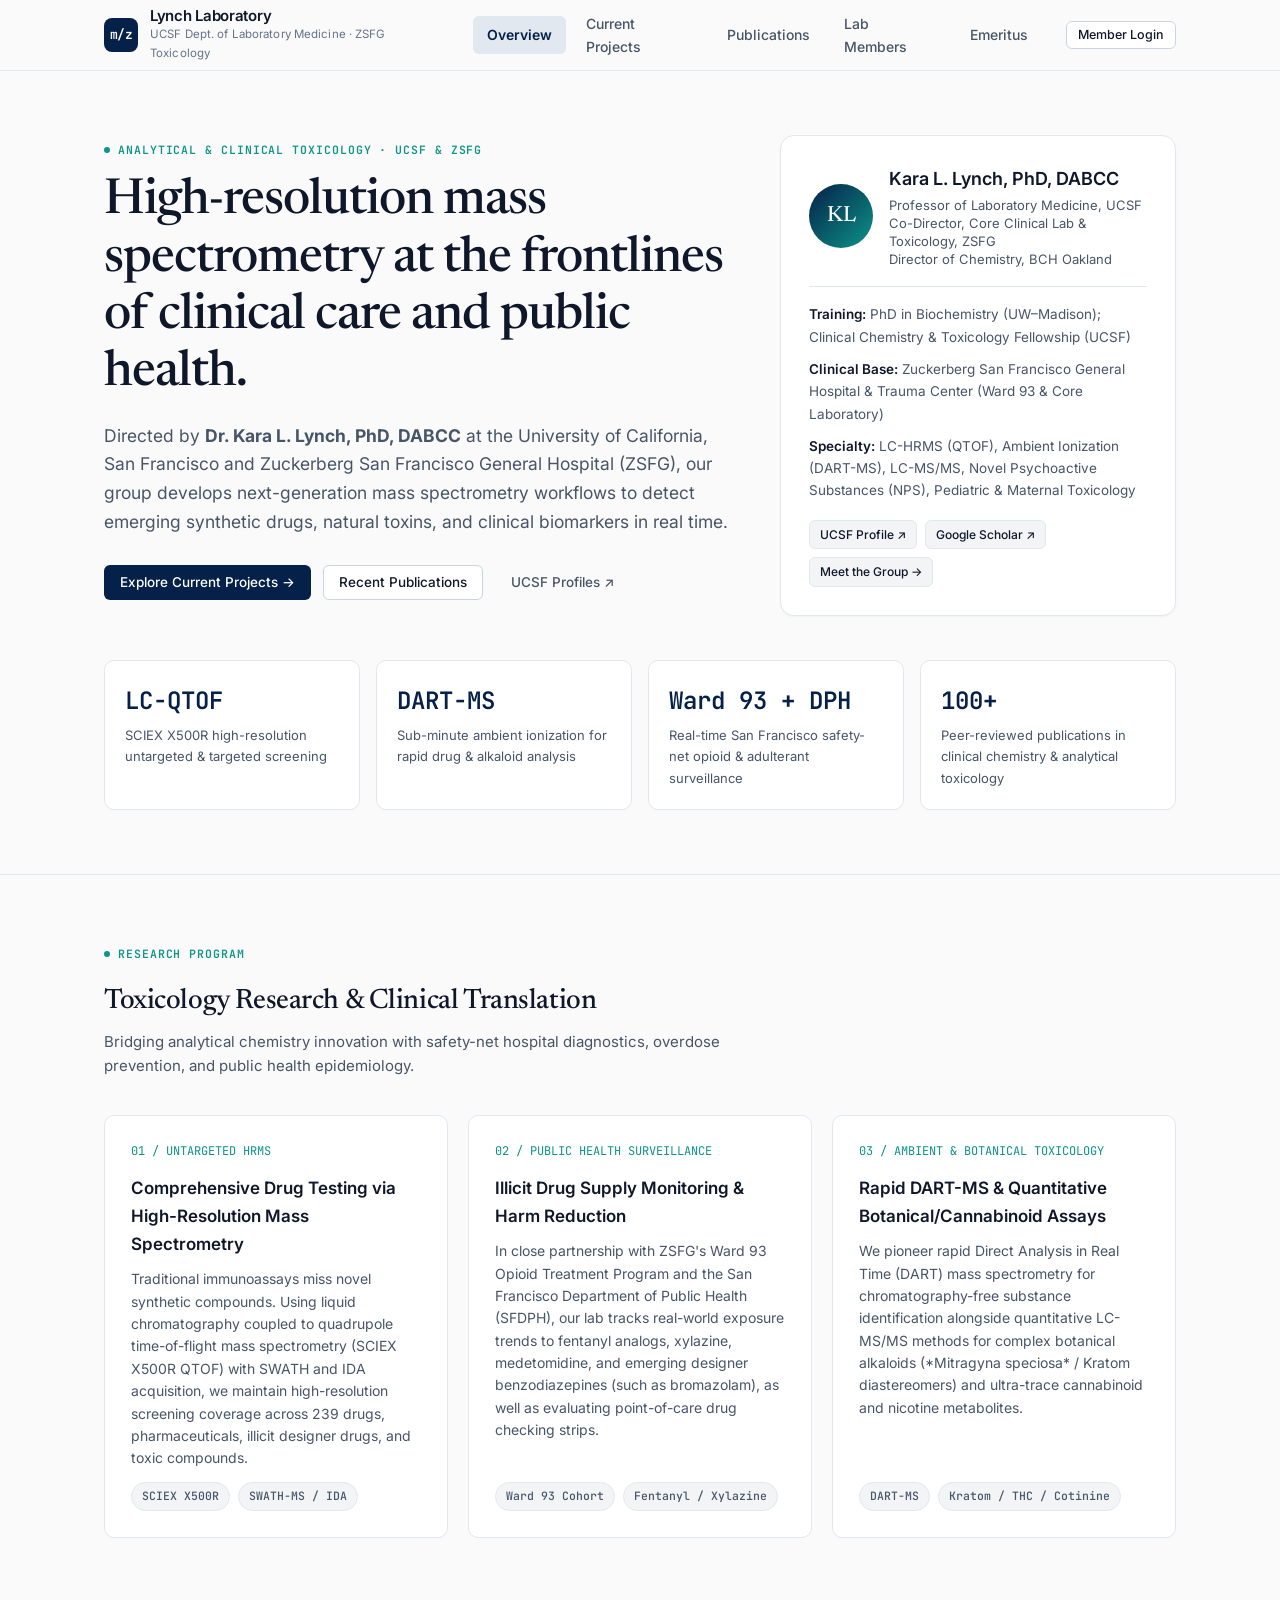
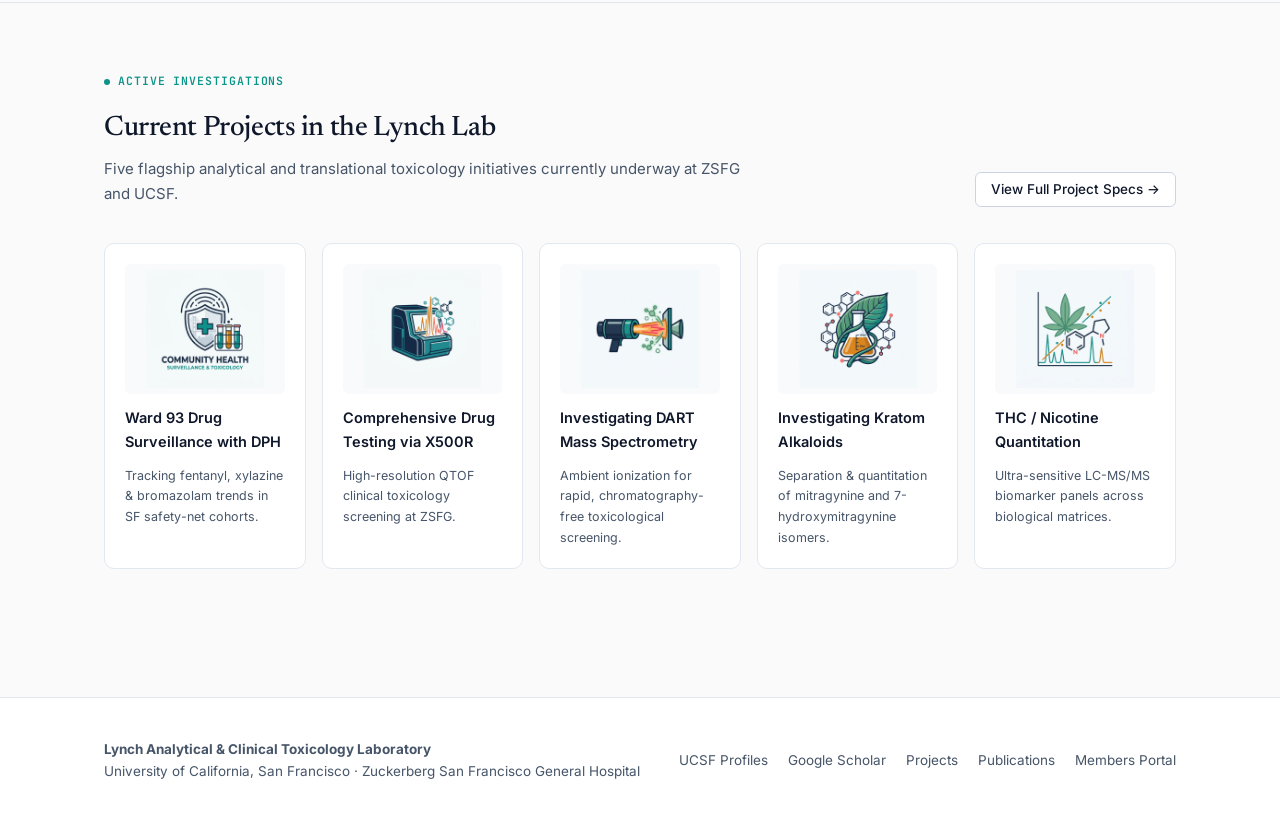
<file: index.html>
<!DOCTYPE html>
<html lang="en">
<head>
  <meta charset="UTF-8" />
  <meta name="viewport" content="width=device-width, initial-scale=1.0" />
  <title>Lynch Lab | Analytical &amp; Clinical Toxicology — UCSF / ZSFG</title>
  <link rel="preconnect" href="https://fonts.googleapis.com">
  <link rel="preconnect" href="https://fonts.gstatic.com" crossorigin>
  <link href="https://fonts.googleapis.com/css2?family=Inter:wght@400;500;600&family=JetBrains+Mono:wght@400;500;600&family=Newsreader:ital,opsz,wght@0,6..72,400;0,6..72,500;1,6..72,400&display=swap" rel="stylesheet">
  <link rel="stylesheet" href="styles.css" />
</head>
<body>

  <!-- Minimalist Sticky Header -->
  <header class="site-header">
    <div class="header-inner">
      <a href="index.html" class="brand">
        <div class="brand-mark">m/z</div>
        <div class="brand-text">
          <span class="brand-title">Lynch Laboratory</span>
          <span class="brand-subtitle">UCSF Dept. of Laboratory Medicine &middot; ZSFG Toxicology</span>
        </div>
      </a>

      <nav class="nav-links" aria-label="Main Navigation">
        <a href="index.html" class="nav-link active">Overview</a>
        <a href="projects.html" class="nav-link">Current Projects</a>
        <a href="publications.html" class="nav-link">Publications</a>
        <a href="members.html" class="nav-link">Lab Members</a>
        <a href="emeritus.html" class="nav-link">Emeritus</a>
      </nav>

      <div class="header-actions" id="header-auth-status">
        <a href="members.html?login=1" class="btn btn-outline btn-sm">Member Login</a>
      </div>
    </div>
  </header>

  <main>
    <!-- Hero & Principal Investigator Overview -->
    <section class="section">
      <div class="container">
        <div class="hero-grid">
          <div>
            <div class="eyebrow">
              <span class="eyebrow-dot"></span>
              Analytical &amp; Clinical Toxicology &middot; UCSF &amp; ZSFG
            </div>
            <h1 class="hero-title">
              High-resolution mass spectrometry at the frontlines of clinical care and public health.
            </h1>
            <p class="hero-lead">
              Directed by <strong>Dr. Kara L. Lynch, PhD, DABCC</strong> at the University of California, San Francisco and Zuckerberg San Francisco General Hospital (ZSFG), our group develops next-generation mass spectrometry workflows to detect emerging synthetic drugs, natural toxins, and clinical biomarkers in real time.
            </p>
            <div style="display: flex; gap: 12px; flex-wrap: wrap;">
              <a href="projects.html" class="btn btn-primary">Explore Current Projects &rarr;</a>
              <a href="publications.html" class="btn btn-outline">Recent Publications</a>
              <a href="https://profiles.ucsf.edu/kara.lynch" target="_blank" rel="noopener noreferrer" class="btn btn-ghost">
                UCSF Profiles &#8599;
              </a>
            </div>
          </div>

          <!-- Principal Investigator Spotlight Card -->
          <aside class="pi-spotlight-card" aria-label="Principal Investigator Profile">
            <div class="pi-header">
              <div class="pi-avatar">KL</div>
              <div>
                <h2 class="pi-name">Kara L. Lynch, PhD, DABCC</h2>
                <div class="pi-role">
                  Professor of Laboratory Medicine, UCSF<br/>
                  Co-Director, Core Clinical Lab &amp; Toxicology, ZSFG<br/>
                  Director of Chemistry, BCH Oakland
                </div>
              </div>
            </div>

            <ul class="pi-details-list">
              <li>
                <strong>Training:</strong> PhD in Biochemistry (UW–Madison); Clinical Chemistry &amp; Toxicology Fellowship (UCSF)
              </li>
              <li>
                <strong>Clinical Base:</strong> Zuckerberg San Francisco General Hospital &amp; Trauma Center (Ward 93 &amp; Core Laboratory)
              </li>
              <li>
                <strong>Specialty:</strong> LC-HRMS (QTOF), Ambient Ionization (DART-MS), LC-MS/MS, Novel Psychoactive Substances (NPS), Pediatric &amp; Maternal Toxicology
              </li>
            </ul>

            <div style="display: flex; gap: 8px; flex-wrap: wrap;">
              <a href="https://profiles.ucsf.edu/kara.lynch" target="_blank" rel="noopener noreferrer" class="ext-link-pill">
                UCSF Profile &#8599;
              </a>
              <a href="https://scholar.google.com/citations?user=pWTTFpIAAAAJ&hl=en" target="_blank" rel="noopener noreferrer" class="ext-link-pill">
                Google Scholar &#8599;
              </a>
              <a href="members.html" class="ext-link-pill">
                Meet the Group &rarr;
              </a>
            </div>
          </aside>
        </div>

        <!-- Key Lab Metrics -->
        <div class="metrics-strip">
          <div class="metric-card">
            <div class="metric-value">LC-QTOF</div>
            <div class="metric-label">SCIEX X500R high-resolution untargeted &amp; targeted screening</div>
          </div>
          <div class="metric-card">
            <div class="metric-value">DART-MS</div>
            <div class="metric-label">Sub-minute ambient ionization for rapid drug &amp; alkaloid analysis</div>
          </div>
          <div class="metric-card">
            <div class="metric-value">Ward 93 + DPH</div>
            <div class="metric-label">Real-time San Francisco safety-net opioid &amp; adulterant surveillance</div>
          </div>
          <div class="metric-card">
            <div class="metric-value">100+</div>
            <div class="metric-label">Peer-reviewed publications in clinical chemistry &amp; analytical toxicology</div>
          </div>
        </div>
      </div>
    </section>

    <!-- Core Research Pillars -->
    <section class="section">
      <div class="container">
        <div class="section-header">
          <div>
            <div class="eyebrow"><span class="eyebrow-dot"></span> Research Program</div>
            <h2 class="section-title">Toxicology Research &amp; Clinical Translation</h2>
            <p class="section-subtitle">
              Bridging analytical chemistry innovation with safety-net hospital diagnostics, overdose prevention, and public health epidemiology.
            </p>
          </div>
        </div>

        <div class="pillars-grid">
          <div class="pillar-card">
            <div>
              <div class="pillar-num">01 / UNTARGETED HRMS</div>
              <h3 class="pillar-title">Comprehensive Drug Testing via High-Resolution Mass Spectrometry</h3>
              <p class="pillar-desc">
                Traditional immunoassays miss novel synthetic compounds. Using liquid chromatography coupled to quadrupole time-of-flight mass spectrometry (SCIEX X500R QTOF) with SWATH and IDA acquisition, we maintain high-resolution screening coverage across 239 drugs, pharmaceuticals, illicit designer drugs, and toxic compounds.
              </p>
            </div>
            <div class="pill-row">
              <span class="pill pill-mono">SCIEX X500R</span>
              <span class="pill pill-mono">SWATH-MS / IDA</span>
            </div>
          </div>

          <div class="pillar-card">
            <div>
              <div class="pillar-num">02 / PUBLIC HEALTH SURVEILLANCE</div>
              <h3 class="pillar-title">Illicit Drug Supply Monitoring &amp; Harm Reduction</h3>
              <p class="pillar-desc">
                In close partnership with ZSFG's Ward 93 Opioid Treatment Program and the San Francisco Department of Public Health (SFDPH), our lab tracks real-world exposure trends to fentanyl analogs, xylazine, medetomidine, and emerging designer benzodiazepines (such as bromazolam), as well as evaluating point-of-care drug checking strips.
              </p>
            </div>
            <div class="pill-row">
              <span class="pill pill-mono">Ward 93 Cohort</span>
              <span class="pill pill-mono">Fentanyl / Xylazine</span>
            </div>
          </div>

          <div class="pillar-card">
            <div>
              <div class="pillar-num">03 / AMBIENT &amp; BOTANICAL TOXICOLOGY</div>
              <h3 class="pillar-title">Rapid DART-MS &amp; Quantitative Botanical/Cannabinoid Assays</h3>
              <p class="pillar-desc">
                We pioneer rapid Direct Analysis in Real Time (DART) mass spectrometry for chromatography-free substance identification alongside quantitative LC-MS/MS methods for complex botanical alkaloids (*Mitragyna speciosa* / Kratom diastereomers) and ultra-trace cannabinoid and nicotine metabolites.
              </p>
            </div>
            <div class="pill-row">
              <span class="pill pill-mono">DART-MS</span>
              <span class="pill pill-mono">Kratom / THC / Cotinine</span>
            </div>
          </div>
        </div>
      </div>
    </section>

    <!-- Featured Projects Preview -->
    <section class="section">
      <div class="container">
        <div class="section-header">
          <div>
            <div class="eyebrow"><span class="eyebrow-dot"></span> Active Investigations</div>
            <h2 class="section-title">Current Projects in the Lynch Lab</h2>
            <p class="section-subtitle">
              Five flagship analytical and translational toxicology initiatives currently underway at ZSFG and UCSF.
            </p>
          </div>
          <a href="projects.html" class="btn btn-outline">View Full Project Specs &rarr;</a>
        </div>

        <div style="display: grid; grid-template-columns: repeat(auto-fit, minmax(200px, 1fr)); gap: 16px;">
          <a href="projects.html#ward93" class="metric-card" style="display:flex; flex-direction:column; gap:12px;">
            <img src="assets/projects/ward93_logo.jpg" alt="Ward 93 Drug Surveillance Logo" style="height:130px; width:100%; object-fit:contain; background:#F8FAFC; border-radius:6px; padding:6px;" />
            <div style="font-weight:600; font-size:14.5px;">Ward 93 Drug Surveillance with DPH</div>
            <div style="font-size:12.5px; color:var(--text-secondary);">Tracking fentanyl, xylazine &amp; bromazolam trends in SF safety-net cohorts.</div>
          </a>

          <a href="projects.html#x500r" class="metric-card" style="display:flex; flex-direction:column; gap:12px;">
            <img src="assets/projects/x500r_logo.jpg" alt="Comprehensive Drug Testing X500R Logo" style="height:130px; width:100%; object-fit:contain; background:#F8FAFC; border-radius:6px; padding:6px;" />
            <div style="font-weight:600; font-size:14.5px;">Comprehensive Drug Testing via X500R</div>
            <div style="font-size:12.5px; color:var(--text-secondary);">High-resolution QTOF clinical toxicology screening at ZSFG.</div>
          </a>

          <a href="projects.html#dart-ms" class="metric-card" style="display:flex; flex-direction:column; gap:12px;">
            <img src="assets/projects/dart_ms_logo.jpg" alt="DART Mass Spectrometry Logo" style="height:130px; width:100%; object-fit:contain; background:#F8FAFC; border-radius:6px; padding:6px;" />
            <div style="font-weight:600; font-size:14.5px;">Investigating DART Mass Spectrometry</div>
            <div style="font-size:12.5px; color:var(--text-secondary);">Ambient ionization for rapid, chromatography-free toxicological screening.</div>
          </a>

          <a href="projects.html#kratom" class="metric-card" style="display:flex; flex-direction:column; gap:12px;">
            <img src="assets/projects/kratom_logo.jpg" alt="Kratom Alkaloids Logo" style="height:130px; width:100%; object-fit:contain; background:#F8FAFC; border-radius:6px; padding:6px;" />
            <div style="font-weight:600; font-size:14.5px;">Investigating Kratom Alkaloids</div>
            <div style="font-size:12.5px; color:var(--text-secondary);">Separation &amp; quantitation of mitragynine and 7-hydroxymitragynine isomers.</div>
          </a>

          <a href="projects.html#thc-nicotine" class="metric-card" style="display:flex; flex-direction:column; gap:12px;">
            <img src="assets/projects/thc_nicotine_logo.jpg" alt="THC and Nicotine Quantitation Logo" style="height:130px; width:100%; object-fit:contain; background:#F8FAFC; border-radius:6px; padding:6px;" />
            <div style="font-weight:600; font-size:14.5px;">THC / Nicotine Quantitation</div>
            <div style="font-size:12.5px; color:var(--text-secondary);">Ultra-sensitive LC-MS/MS biomarker panels across biological matrices.</div>
          </a>
        </div>
      </div>
    </section>
  </main>

  <footer class="site-footer">
    <div class="footer-inner">
      <div>
        <strong>Lynch Analytical &amp; Clinical Toxicology Laboratory</strong><br/>
        University of California, San Francisco &middot; Zuckerberg San Francisco General Hospital
      </div>
      <div class="footer-links">
        <a href="https://profiles.ucsf.edu/kara.lynch" target="_blank" rel="noopener noreferrer">UCSF Profiles</a>
        <a href="https://scholar.google.com/citations?user=pWTTFpIAAAAJ&hl=en" target="_blank" rel="noopener noreferrer">Google Scholar</a>
        <a href="projects.html">Projects</a>
        <a href="publications.html">Publications</a>
        <a href="members.html">Members Portal</a>
      </div>
    </div>
  </footer>

  <script src="app.js"></script>
</body>
</html>
</file>
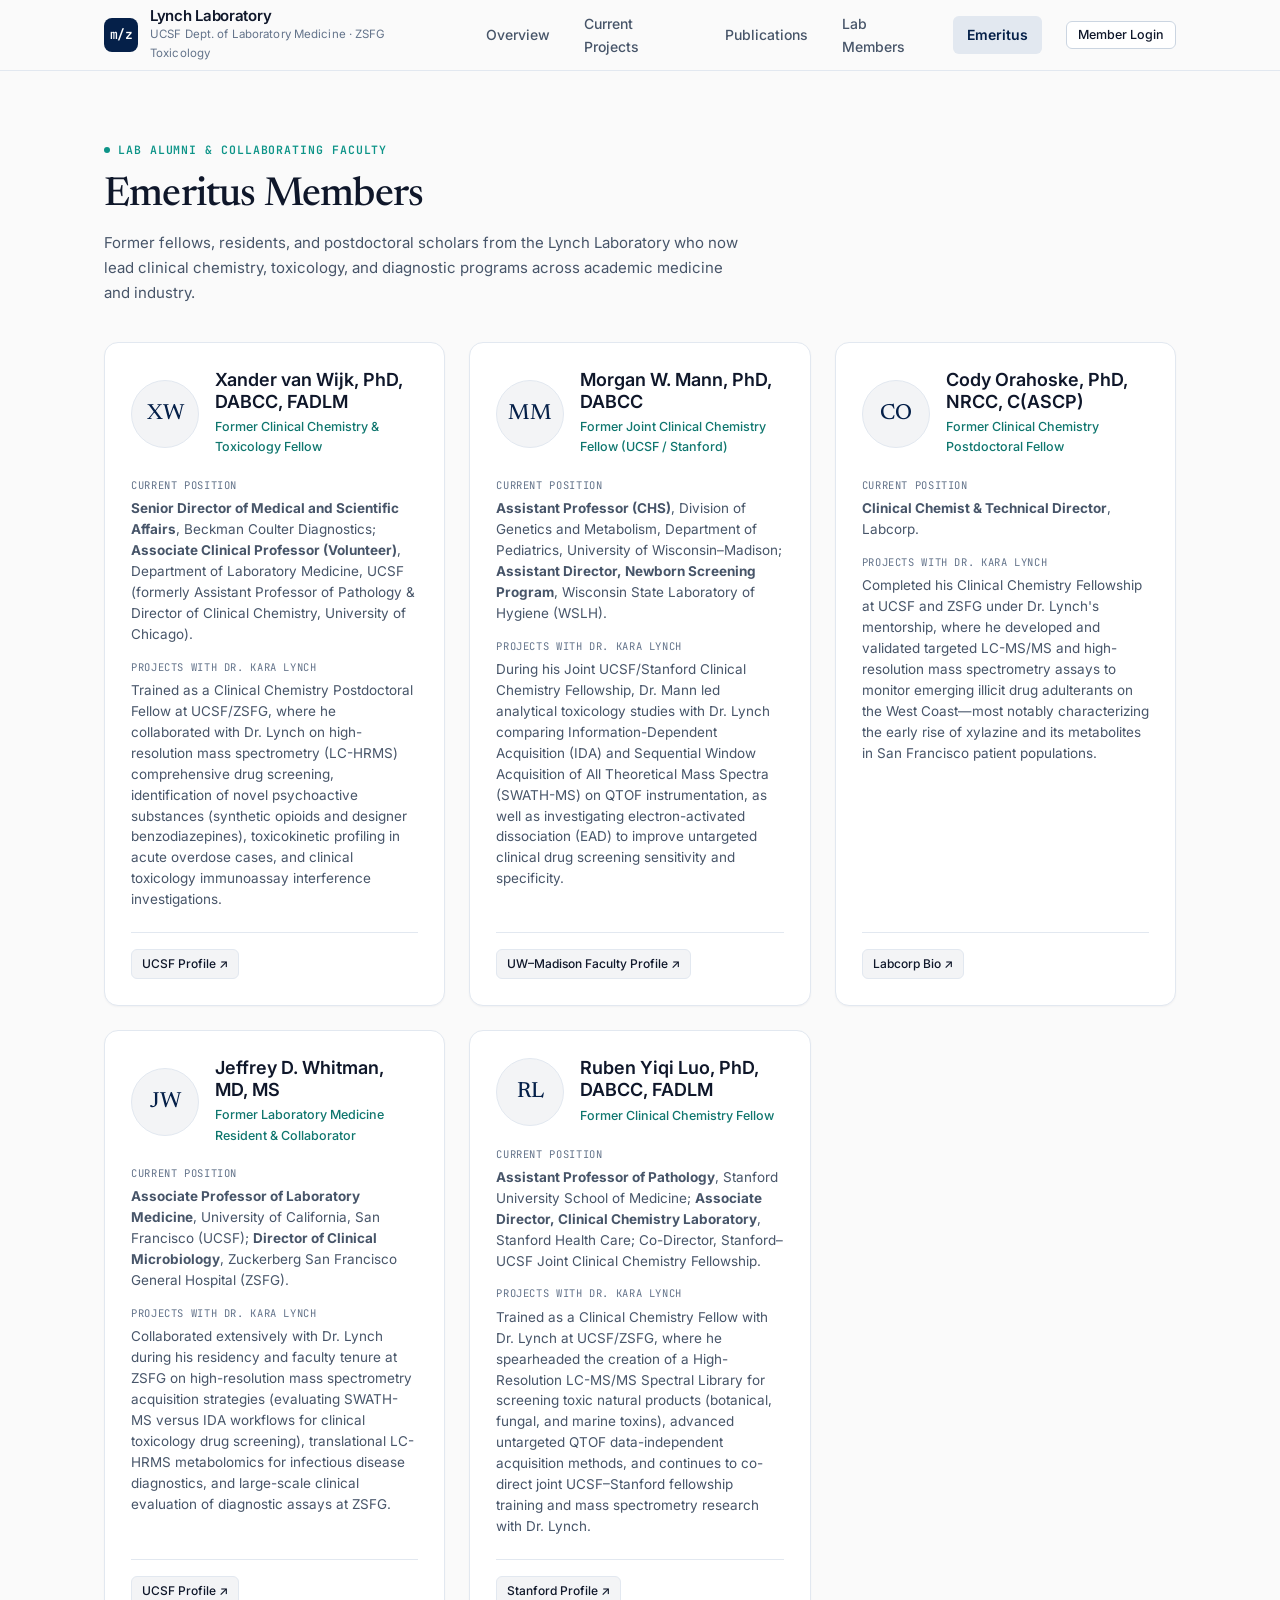
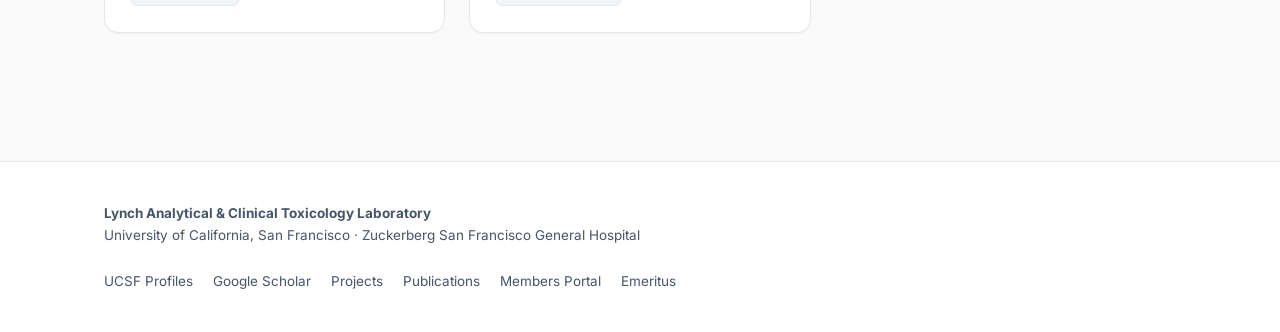
<file: emeritus.html>
<!DOCTYPE html>
<html lang="en">
<head>
  <meta charset="UTF-8" />
  <meta name="viewport" content="width=device-width, initial-scale=1.0" />
  <title>Emeritus &amp; Alumni | Lynch Lab — UCSF / ZSFG</title>
  <link rel="preconnect" href="https://fonts.googleapis.com">
  <link rel="preconnect" href="https://fonts.gstatic.com" crossorigin>
  <link href="https://fonts.googleapis.com/css2?family=Inter:wght@400;500;600&family=JetBrains+Mono:wght@400;500;600&family=Newsreader:ital,opsz,wght@0,6..72,400;0,6..72,500;1,6..72,400&display=swap" rel="stylesheet">
  <link rel="stylesheet" href="styles.css" />
</head>
<body>

  <header class="site-header">
    <div class="header-inner">
      <a href="index.html" class="brand">
        <div class="brand-mark">m/z</div>
        <div class="brand-text">
          <span class="brand-title">Lynch Laboratory</span>
          <span class="brand-subtitle">UCSF Dept. of Laboratory Medicine &middot; ZSFG Toxicology</span>
        </div>
      </a>

      <nav class="nav-links" aria-label="Main Navigation">
        <a href="index.html" class="nav-link">Overview</a>
        <a href="projects.html" class="nav-link">Current Projects</a>
        <a href="publications.html" class="nav-link">Publications</a>
        <a href="members.html" class="nav-link">Lab Members</a>
        <a href="emeritus.html" class="nav-link active">Emeritus</a>
      </nav>

      <div class="header-actions" id="header-auth-status">
        <a href="members.html?login=1" class="btn btn-outline btn-sm">Member Login</a>
      </div>
    </div>
  </header>

  <main>
    <section class="section">
      <div class="container">
        <div class="section-header">
          <div>
            <div class="eyebrow"><span class="eyebrow-dot"></span> Lab Alumni &amp; Collaborating Faculty</div>
            <h1 class="hero-title" style="font-size: 2.5rem; margin-bottom: 12px;">Emeritus Members</h1>
            <p class="section-subtitle">
              Former fellows, residents, and postdoctoral scholars from the Lynch Laboratory who now lead clinical chemistry, toxicology, and diagnostic programs across academic medicine and industry.
            </p>
          </div>
        </div>

        <div class="members-grid">

          <!-- 1. Xander van Wijk -->
          <article class="member-card">
            <div>
              <div class="member-header">
                <div class="member-photo">XW</div>
                <div style="flex:1;">
                  <h2 class="member-name">Xander van Wijk, PhD, DABCC, FADLM</h2>
                  <span class="member-role-badge">Former Clinical Chemistry &amp; Toxicology Fellow</span>
                </div>
              </div>

              <div class="member-section">
                <div class="member-section-label">Current Position</div>
                <div class="member-section-content">
                  <strong>Senior Director of Medical and Scientific Affairs</strong>, Beckman Coulter Diagnostics; <strong>Associate Clinical Professor (Volunteer)</strong>, Department of Laboratory Medicine, UCSF (formerly Assistant Professor of Pathology &amp; Director of Clinical Chemistry, University of Chicago).
                </div>
              </div>

              <div class="member-section">
                <div class="member-section-label">Projects with Dr. Kara Lynch</div>
                <div class="member-section-content">
                  Trained as a Clinical Chemistry Postdoctoral Fellow at UCSF/ZSFG, where he collaborated with Dr. Lynch on high-resolution mass spectrometry (LC-HRMS) comprehensive drug screening, identification of novel psychoactive substances (synthetic opioids and designer benzodiazepines), toxicokinetic profiling in acute overdose cases, and clinical toxicology immunoassay interference investigations.
                </div>
              </div>
            </div>

            <div class="member-links">
              <a href="https://profiles.ucsf.edu/xander.vanwijk" target="_blank" rel="noopener noreferrer" class="ext-link-pill">
                UCSF Profile &#8599;
              </a>
            </div>
          </article>

          <!-- 2. Morgan Mann -->
          <article class="member-card">
            <div>
              <div class="member-header">
                <div class="member-photo">MM</div>
                <div style="flex:1;">
                  <h2 class="member-name">Morgan W. Mann, PhD, DABCC</h2>
                  <span class="member-role-badge">Former Joint Clinical Chemistry Fellow (UCSF / Stanford)</span>
                </div>
              </div>

              <div class="member-section">
                <div class="member-section-label">Current Position</div>
                <div class="member-section-content">
                  <strong>Assistant Professor (CHS)</strong>, Division of Genetics and Metabolism, Department of Pediatrics, University of Wisconsin–Madison; <strong>Assistant Director, Newborn Screening Program</strong>, Wisconsin State Laboratory of Hygiene (WSLH).
                </div>
              </div>

              <div class="member-section">
                <div class="member-section-label">Projects with Dr. Kara Lynch</div>
                <div class="member-section-content">
                  During his Joint UCSF/Stanford Clinical Chemistry Fellowship, Dr. Mann led analytical toxicology studies with Dr. Lynch comparing Information-Dependent Acquisition (IDA) and Sequential Window Acquisition of All Theoretical Mass Spectra (SWATH-MS) on QTOF instrumentation, as well as investigating electron-activated dissociation (EAD) to improve untargeted clinical drug screening sensitivity and specificity.
                </div>
              </div>
            </div>

            <div class="member-links">
              <a href="https://www.pediatrics.wisc.edu/staff/mann-phd-dabcc-morgan/" target="_blank" rel="noopener noreferrer" class="ext-link-pill">
                UW–Madison Faculty Profile &#8599;
              </a>
            </div>
          </article>

          <!-- 3. Cody Orahoske -->
          <article class="member-card">
            <div>
              <div class="member-header">
                <div class="member-photo">CO</div>
                <div style="flex:1;">
                  <h2 class="member-name">Cody Orahoske, PhD, NRCC, C(ASCP)</h2>
                  <span class="member-role-badge">Former Clinical Chemistry Postdoctoral Fellow</span>
                </div>
              </div>

              <div class="member-section">
                <div class="member-section-label">Current Position</div>
                <div class="member-section-content">
                  <strong>Clinical Chemist &amp; Technical Director</strong>, Labcorp.
                </div>
              </div>

              <div class="member-section">
                <div class="member-section-label">Projects with Dr. Kara Lynch</div>
                <div class="member-section-content">
                  Completed his Clinical Chemistry Fellowship at UCSF and ZSFG under Dr. Lynch's mentorship, where he developed and validated targeted LC-MS/MS and high-resolution mass spectrometry assays to monitor emerging illicit drug adulterants on the West Coast—most notably characterizing the early rise of xylazine and its metabolites in San Francisco patient populations.
                </div>
              </div>
            </div>

            <div class="member-links">
              <a href="https://www.labcorp.com/education-events/bios/cody-orahoske-phd-nrcc-cascp" target="_blank" rel="noopener noreferrer" class="ext-link-pill">
                Labcorp Bio &#8599;
              </a>
            </div>
          </article>

          <!-- 4. Jeffrey Whitman -->
          <article class="member-card">
            <div>
              <div class="member-header">
                <div class="member-photo">JW</div>
                <div style="flex:1;">
                  <h2 class="member-name">Jeffrey D. Whitman, MD, MS</h2>
                  <span class="member-role-badge">Former Laboratory Medicine Resident &amp; Collaborator</span>
                </div>
              </div>

              <div class="member-section">
                <div class="member-section-label">Current Position</div>
                <div class="member-section-content">
                  <strong>Associate Professor of Laboratory Medicine</strong>, University of California, San Francisco (UCSF); <strong>Director of Clinical Microbiology</strong>, Zuckerberg San Francisco General Hospital (ZSFG).
                </div>
              </div>

              <div class="member-section">
                <div class="member-section-label">Projects with Dr. Kara Lynch</div>
                <div class="member-section-content">
                  Collaborated extensively with Dr. Lynch during his residency and faculty tenure at ZSFG on high-resolution mass spectrometry acquisition strategies (evaluating SWATH-MS versus IDA workflows for clinical toxicology drug screening), translational LC-HRMS metabolomics for infectious disease diagnostics, and large-scale clinical evaluation of diagnostic assays at ZSFG.
                </div>
              </div>
            </div>

            <div class="member-links">
              <a href="https://profiles.ucsf.edu/jeffrey.whitman" target="_blank" rel="noopener noreferrer" class="ext-link-pill">
                UCSF Profile &#8599;
              </a>
            </div>
          </article>

          <!-- 5. Ruben Luo -->
          <article class="member-card">
            <div>
              <div class="member-header">
                <div class="member-photo">RL</div>
                <div style="flex:1;">
                  <h2 class="member-name">Ruben Yiqi Luo, PhD, DABCC, FADLM</h2>
                  <span class="member-role-badge">Former Clinical Chemistry Fellow</span>
                </div>
              </div>

              <div class="member-section">
                <div class="member-section-label">Current Position</div>
                <div class="member-section-content">
                  <strong>Assistant Professor of Pathology</strong>, Stanford University School of Medicine; <strong>Associate Director, Clinical Chemistry Laboratory</strong>, Stanford Health Care; Co-Director, Stanford–UCSF Joint Clinical Chemistry Fellowship.
                </div>
              </div>

              <div class="member-section">
                <div class="member-section-label">Projects with Dr. Kara Lynch</div>
                <div class="member-section-content">
                  Trained as a Clinical Chemistry Fellow with Dr. Lynch at UCSF/ZSFG, where he spearheaded the creation of a High-Resolution LC-MS/MS Spectral Library for screening toxic natural products (botanical, fungal, and marine toxins), advanced untargeted QTOF data-independent acquisition methods, and continues to co-direct joint UCSF–Stanford fellowship training and mass spectrometry research with Dr. Lynch.
                </div>
              </div>
            </div>

            <div class="member-links">
              <a href="https://med.stanford.edu/profiles/rubenluo" target="_blank" rel="noopener noreferrer" class="ext-link-pill">
                Stanford Profile &#8599;
              </a>
            </div>
          </article>

        </div>
      </div>
    </section>
  </main>

  <footer class="site-footer">
    <div class="footer-inner">
      <div>
        <strong>Lynch Analytical &amp; Clinical Toxicology Laboratory</strong><br/>
        University of California, San Francisco &middot; Zuckerberg San Francisco General Hospital
      </div>
      <div class="footer-links">
        <a href="https://profiles.ucsf.edu/kara.lynch" target="_blank" rel="noopener noreferrer">UCSF Profiles</a>
        <a href="https://scholar.google.com/citations?user=pWTTFpIAAAAJ&hl=en" target="_blank" rel="noopener noreferrer">Google Scholar</a>
        <a href="projects.html">Projects</a>
        <a href="publications.html">Publications</a>
        <a href="members.html">Members Portal</a>
        <a href="emeritus.html">Emeritus</a>
      </div>
    </div>
  </footer>

  <script src="app.js"></script>
</body>
</html>
</file>
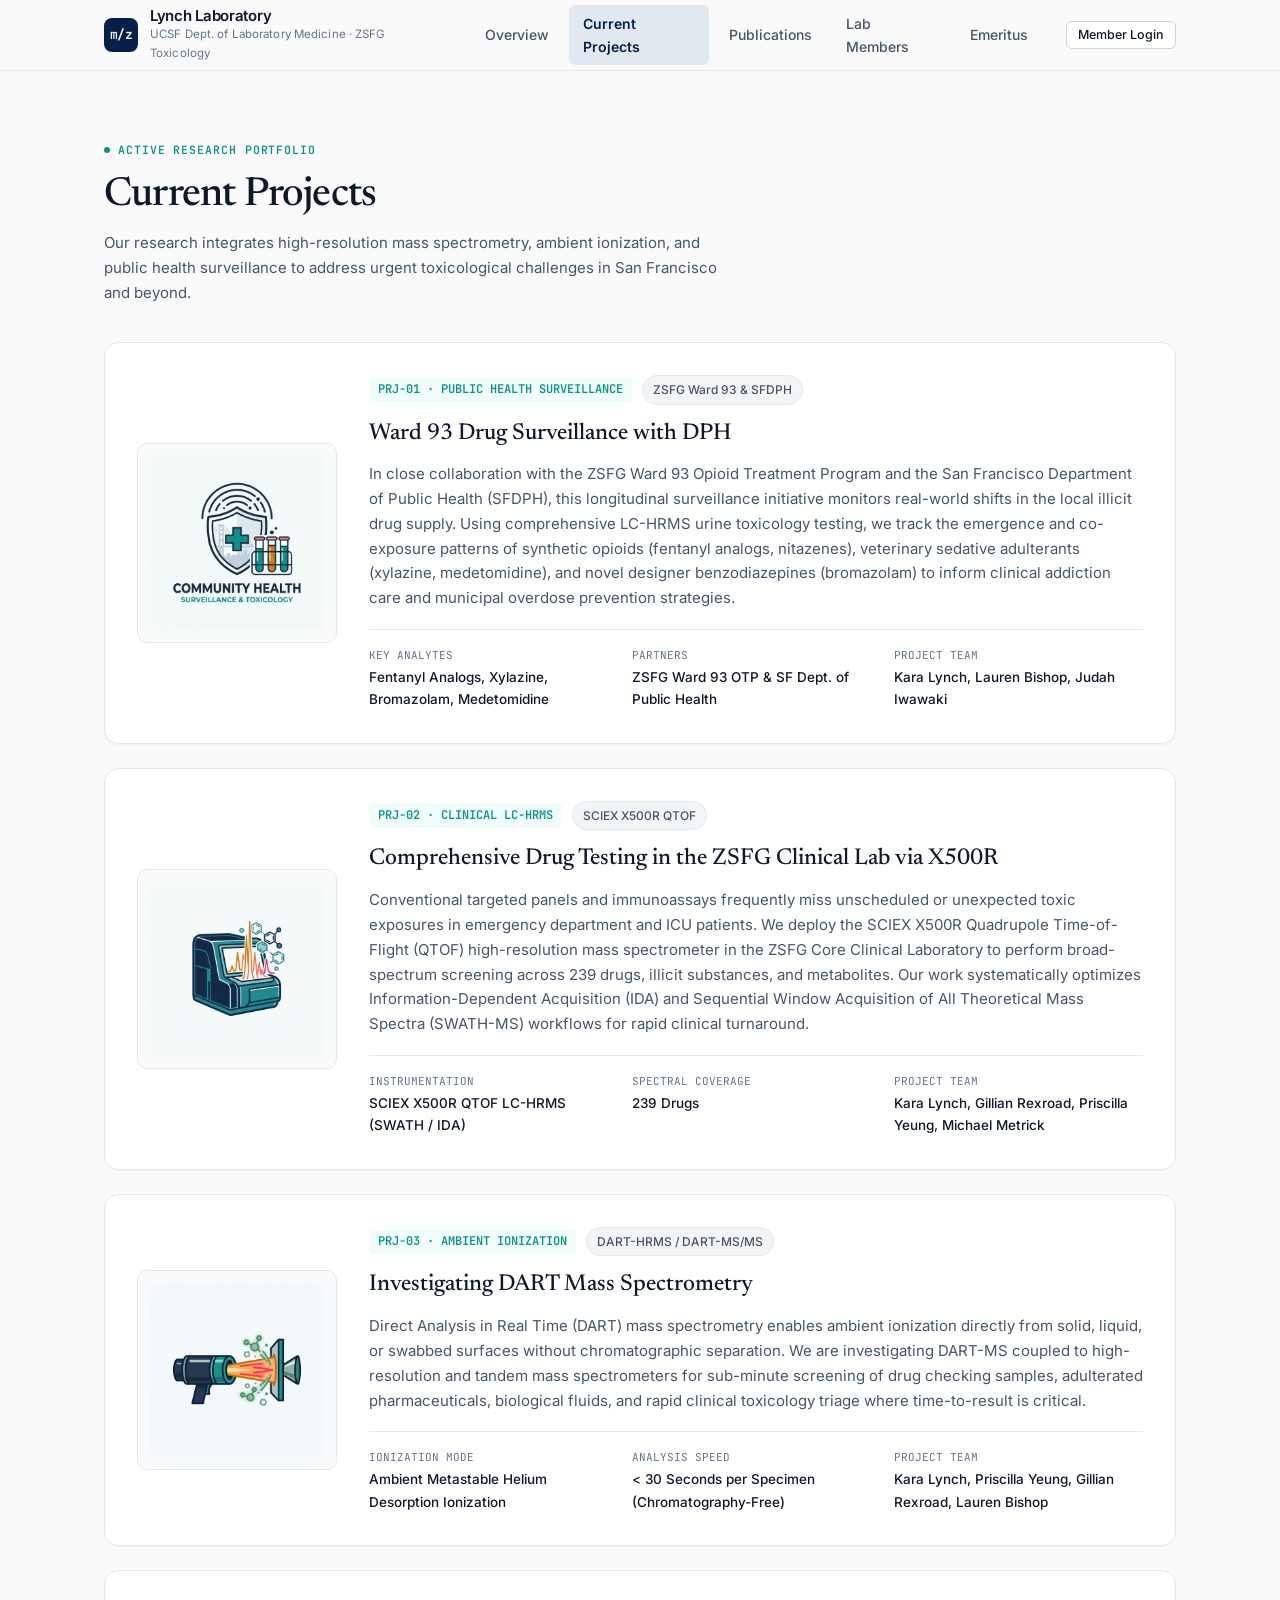
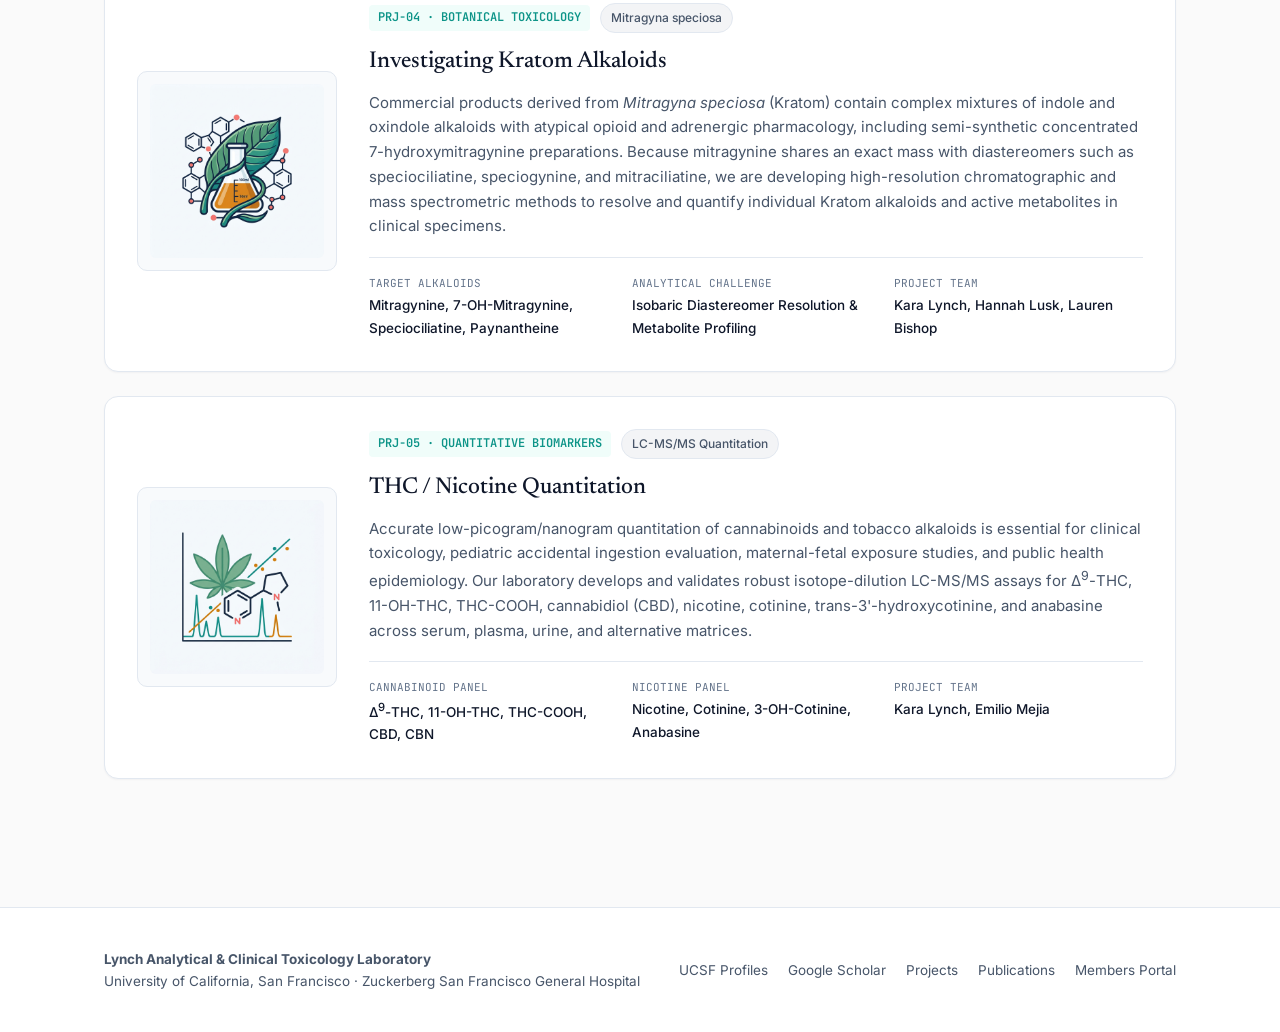
<file: projects.html>
<!DOCTYPE html>
<html lang="en">
<head>
  <meta charset="UTF-8" />
  <meta name="viewport" content="width=device-width, initial-scale=1.0" />
  <title>Current Projects | Lynch Lab — UCSF / ZSFG</title>
  <link rel="preconnect" href="https://fonts.googleapis.com">
  <link rel="preconnect" href="https://fonts.gstatic.com" crossorigin>
  <link href="https://fonts.googleapis.com/css2?family=Inter:wght@400;500;600&family=JetBrains+Mono:wght@400;500;600&family=Newsreader:ital,opsz,wght@0,6..72,400;0,6..72,500;1,6..72,400&display=swap" rel="stylesheet">
  <link rel="stylesheet" href="styles.css" />
</head>
<body>

  <header class="site-header">
    <div class="header-inner">
      <a href="index.html" class="brand">
        <div class="brand-mark">m/z</div>
        <div class="brand-text">
          <span class="brand-title">Lynch Laboratory</span>
          <span class="brand-subtitle">UCSF Dept. of Laboratory Medicine &middot; ZSFG Toxicology</span>
        </div>
      </a>

      <nav class="nav-links" aria-label="Main Navigation">
        <a href="index.html" class="nav-link">Overview</a>
        <a href="projects.html" class="nav-link active">Current Projects</a>
        <a href="publications.html" class="nav-link">Publications</a>
        <a href="members.html" class="nav-link">Lab Members</a>
        <a href="emeritus.html" class="nav-link">Emeritus</a>
      </nav>

      <div class="header-actions" id="header-auth-status">
        <a href="members.html?login=1" class="btn btn-outline btn-sm">Member Login</a>
      </div>
    </div>
  </header>

  <main>
    <section class="section">
      <div class="container">
        <div class="section-header">
          <div>
            <div class="eyebrow"><span class="eyebrow-dot"></span> Active Research Portfolio</div>
            <h1 class="hero-title" style="font-size: 2.5rem; margin-bottom: 12px;">Current Projects</h1>
            <p class="section-subtitle">
              Our research integrates high-resolution mass spectrometry, ambient ionization, and public health surveillance to address urgent toxicological challenges in San Francisco and beyond.
            </p>
          </div>
        </div>

        <div class="projects-list">

          <!-- Project 1: Ward 93 Drug Surveillance with DPH -->
          <article class="project-card" id="ward93">
            <div class="project-logo-box">
              <img src="assets/projects/ward93_logo.jpg" alt="Cartoonized logo for Ward 93 Drug Surveillance with DPH" />
            </div>
            <div>
              <div class="project-meta-top">
                <span class="project-code">PRJ-01 &middot; PUBLIC HEALTH SURVEILLANCE</span>
                <span class="pill">ZSFG Ward 93 &amp; SFDPH</span>
              </div>
              <h2 class="project-title">Ward 93 Drug Surveillance with DPH</h2>
              <p class="project-desc">
                In close collaboration with the ZSFG Ward 93 Opioid Treatment Program and the San Francisco Department of Public Health (SFDPH), this longitudinal surveillance initiative monitors real-world shifts in the local illicit drug supply. Using comprehensive LC-HRMS urine toxicology testing, we track the emergence and co-exposure patterns of synthetic opioids (fentanyl analogs, nitazenes), veterinary sedative adulterants (xylazine, medetomidine), and novel designer benzodiazepines (bromazolam) to inform clinical addiction care and municipal overdose prevention strategies.
              </p>
              <div class="project-specs">
                <div class="spec-item">
                  <span class="spec-label">Key Analytes</span>
                  <span class="spec-val">Fentanyl Analogs, Xylazine, Bromazolam, Medetomidine</span>
                </div>
                <div class="spec-item">
                  <span class="spec-label">Partners</span>
                  <span class="spec-val">ZSFG Ward 93 OTP &amp; SF Dept. of Public Health</span>
                </div>
                <div class="spec-item">
                  <span class="spec-label">Project Team</span>
                  <span class="spec-val">Kara Lynch, Lauren Bishop, Judah Iwawaki</span>
                </div>
              </div>
            </div>
          </article>

          <!-- Project 2: Comprehensive Drug Testing in the ZSFG Clinical Lab via X500R -->
          <article class="project-card" id="x500r">
            <div class="project-logo-box">
              <img src="assets/projects/x500r_logo.jpg" alt="Cartoonized logo for Comprehensive Drug Testing via SCIEX X500R" />
            </div>
            <div>
              <div class="project-meta-top">
                <span class="project-code">PRJ-02 &middot; CLINICAL LC-HRMS</span>
                <span class="pill">SCIEX X500R QTOF</span>
              </div>
              <h2 class="project-title">Comprehensive Drug Testing in the ZSFG Clinical Lab via X500R</h2>
              <p class="project-desc">
                Conventional targeted panels and immunoassays frequently miss unscheduled or unexpected toxic exposures in emergency department and ICU patients. We deploy the SCIEX X500R Quadrupole Time-of-Flight (QTOF) high-resolution mass spectrometer in the ZSFG Core Clinical Laboratory to perform broad-spectrum screening across 239 drugs, illicit substances, and metabolites. Our work systematically optimizes Information-Dependent Acquisition (IDA) and Sequential Window Acquisition of All Theoretical Mass Spectra (SWATH-MS) workflows for rapid clinical turnaround.
              </p>
              <div class="project-specs">
                <div class="spec-item">
                  <span class="spec-label">Instrumentation</span>
                  <span class="spec-val">SCIEX X500R QTOF LC-HRMS (SWATH / IDA)</span>
                </div>
                <div class="spec-item">
                  <span class="spec-label">Spectral Coverage</span>
                  <span class="spec-val">239 Drugs</span>
                </div>
                <div class="spec-item">
                  <span class="spec-label">Project Team</span>
                  <span class="spec-val">Kara Lynch, Gillian Rexroad, Priscilla Yeung, Michael Metrick</span>
                </div>
              </div>
            </div>
          </article>

          <!-- Project 3: Investigating DART Mass Spectrometry -->
          <article class="project-card" id="dart-ms">
            <div class="project-logo-box">
              <img src="assets/projects/dart_ms_logo.jpg" alt="Cartoonized logo for Investigating DART Mass Spectrometry" />
            </div>
            <div>
              <div class="project-meta-top">
                <span class="project-code">PRJ-03 &middot; AMBIENT IONIZATION</span>
                <span class="pill">DART-HRMS / DART-MS/MS</span>
              </div>
              <h2 class="project-title">Investigating DART Mass Spectrometry</h2>
              <p class="project-desc">
                Direct Analysis in Real Time (DART) mass spectrometry enables ambient ionization directly from solid, liquid, or swabbed surfaces without chromatographic separation. We are investigating DART-MS coupled to high-resolution and tandem mass spectrometers for sub-minute screening of drug checking samples, adulterated pharmaceuticals, biological fluids, and rapid clinical toxicology triage where time-to-result is critical.
              </p>
              <div class="project-specs">
                <div class="spec-item">
                  <span class="spec-label">Ionization Mode</span>
                  <span class="spec-val">Ambient Metastable Helium Desorption Ionization</span>
                </div>
                <div class="spec-item">
                  <span class="spec-label">Analysis Speed</span>
                  <span class="spec-val">&lt; 30 Seconds per Specimen (Chromatography-Free)</span>
                </div>
                <div class="spec-item">
                  <span class="spec-label">Project Team</span>
                  <span class="spec-val">Kara Lynch, Priscilla Yeung, Gillian Rexroad, Lauren Bishop</span>
                </div>
              </div>
            </div>
          </article>

          <!-- Project 4: Investigating Kratom Alkaloids -->
          <article class="project-card" id="kratom">
            <div class="project-logo-box">
              <img src="assets/projects/kratom_logo.jpg" alt="Cartoonized logo for Investigating Kratom Alkaloids" />
            </div>
            <div>
              <div class="project-meta-top">
                <span class="project-code">PRJ-04 &middot; BOTANICAL TOXICOLOGY</span>
                <span class="pill">Mitragyna speciosa</span>
              </div>
              <h2 class="project-title">Investigating Kratom Alkaloids</h2>
              <p class="project-desc">
                Commercial products derived from <em>Mitragyna speciosa</em> (Kratom) contain complex mixtures of indole and oxindole alkaloids with atypical opioid and adrenergic pharmacology, including semi-synthetic concentrated 7-hydroxymitragynine preparations. Because mitragynine shares an exact mass with diastereomers such as speciociliatine, speciogynine, and mitraciliatine, we are developing high-resolution chromatographic and mass spectrometric methods to resolve and quantify individual Kratom alkaloids and active metabolites in clinical specimens.
              </p>
              <div class="project-specs">
                <div class="spec-item">
                  <span class="spec-label">Target Alkaloids</span>
                  <span class="spec-val">Mitragynine, 7-OH-Mitragynine, Speciociliatine, Paynantheine</span>
                </div>
                <div class="spec-item">
                  <span class="spec-label">Analytical Challenge</span>
                  <span class="spec-val">Isobaric Diastereomer Resolution &amp; Metabolite Profiling</span>
                </div>
                <div class="spec-item">
                  <span class="spec-label">Project Team</span>
                  <span class="spec-val">Kara Lynch, Hannah Lusk, Lauren Bishop</span>
                </div>
              </div>
            </div>
          </article>

          <!-- Project 5: THC / Nicotine Quantitation -->
          <article class="project-card" id="thc-nicotine">
            <div class="project-logo-box">
              <img src="assets/projects/thc_nicotine_logo.jpg" alt="Cartoonized logo for THC and Nicotine Quantitation" />
            </div>
            <div>
              <div class="project-meta-top">
                <span class="project-code">PRJ-05 &middot; QUANTITATIVE BIOMARKERS</span>
                <span class="pill">LC-MS/MS Quantitation</span>
              </div>
              <h2 class="project-title">THC / Nicotine Quantitation</h2>
              <p class="project-desc">
                Accurate low-picogram/nanogram quantitation of cannabinoids and tobacco alkaloids is essential for clinical toxicology, pediatric accidental ingestion evaluation, maternal-fetal exposure studies, and public health epidemiology. Our laboratory develops and validates robust isotope-dilution LC-MS/MS assays for &Delta;<sup>9</sup>-THC, 11-OH-THC, THC-COOH, cannabidiol (CBD), nicotine, cotinine, trans-3'-hydroxycotinine, and anabasine across serum, plasma, urine, and alternative matrices.
              </p>
              <div class="project-specs">
                <div class="spec-item">
                  <span class="spec-label">Cannabinoid Panel</span>
                  <span class="spec-val">&Delta;<sup>9</sup>-THC, 11-OH-THC, THC-COOH, CBD, CBN</span>
                </div>
                <div class="spec-item">
                  <span class="spec-label">Nicotine Panel</span>
                  <span class="spec-val">Nicotine, Cotinine, 3-OH-Cotinine, Anabasine</span>
                </div>
                <div class="spec-item">
                  <span class="spec-label">Project Team</span>
                  <span class="spec-val">Kara Lynch, Emilio Mejia</span>
                </div>
              </div>
            </div>
          </article>

        </div>
      </div>
    </section>
  </main>

  <footer class="site-footer">
    <div class="footer-inner">
      <div>
        <strong>Lynch Analytical &amp; Clinical Toxicology Laboratory</strong><br/>
        University of California, San Francisco &middot; Zuckerberg San Francisco General Hospital
      </div>
      <div class="footer-links">
        <a href="https://profiles.ucsf.edu/kara.lynch" target="_blank" rel="noopener noreferrer">UCSF Profiles</a>
        <a href="https://scholar.google.com/citations?user=pWTTFpIAAAAJ&hl=en" target="_blank" rel="noopener noreferrer">Google Scholar</a>
        <a href="projects.html">Projects</a>
        <a href="publications.html">Publications</a>
        <a href="members.html">Members Portal</a>
      </div>
    </div>
  </footer>

  <script src="app.js"></script>
</body>
</html>
</file>
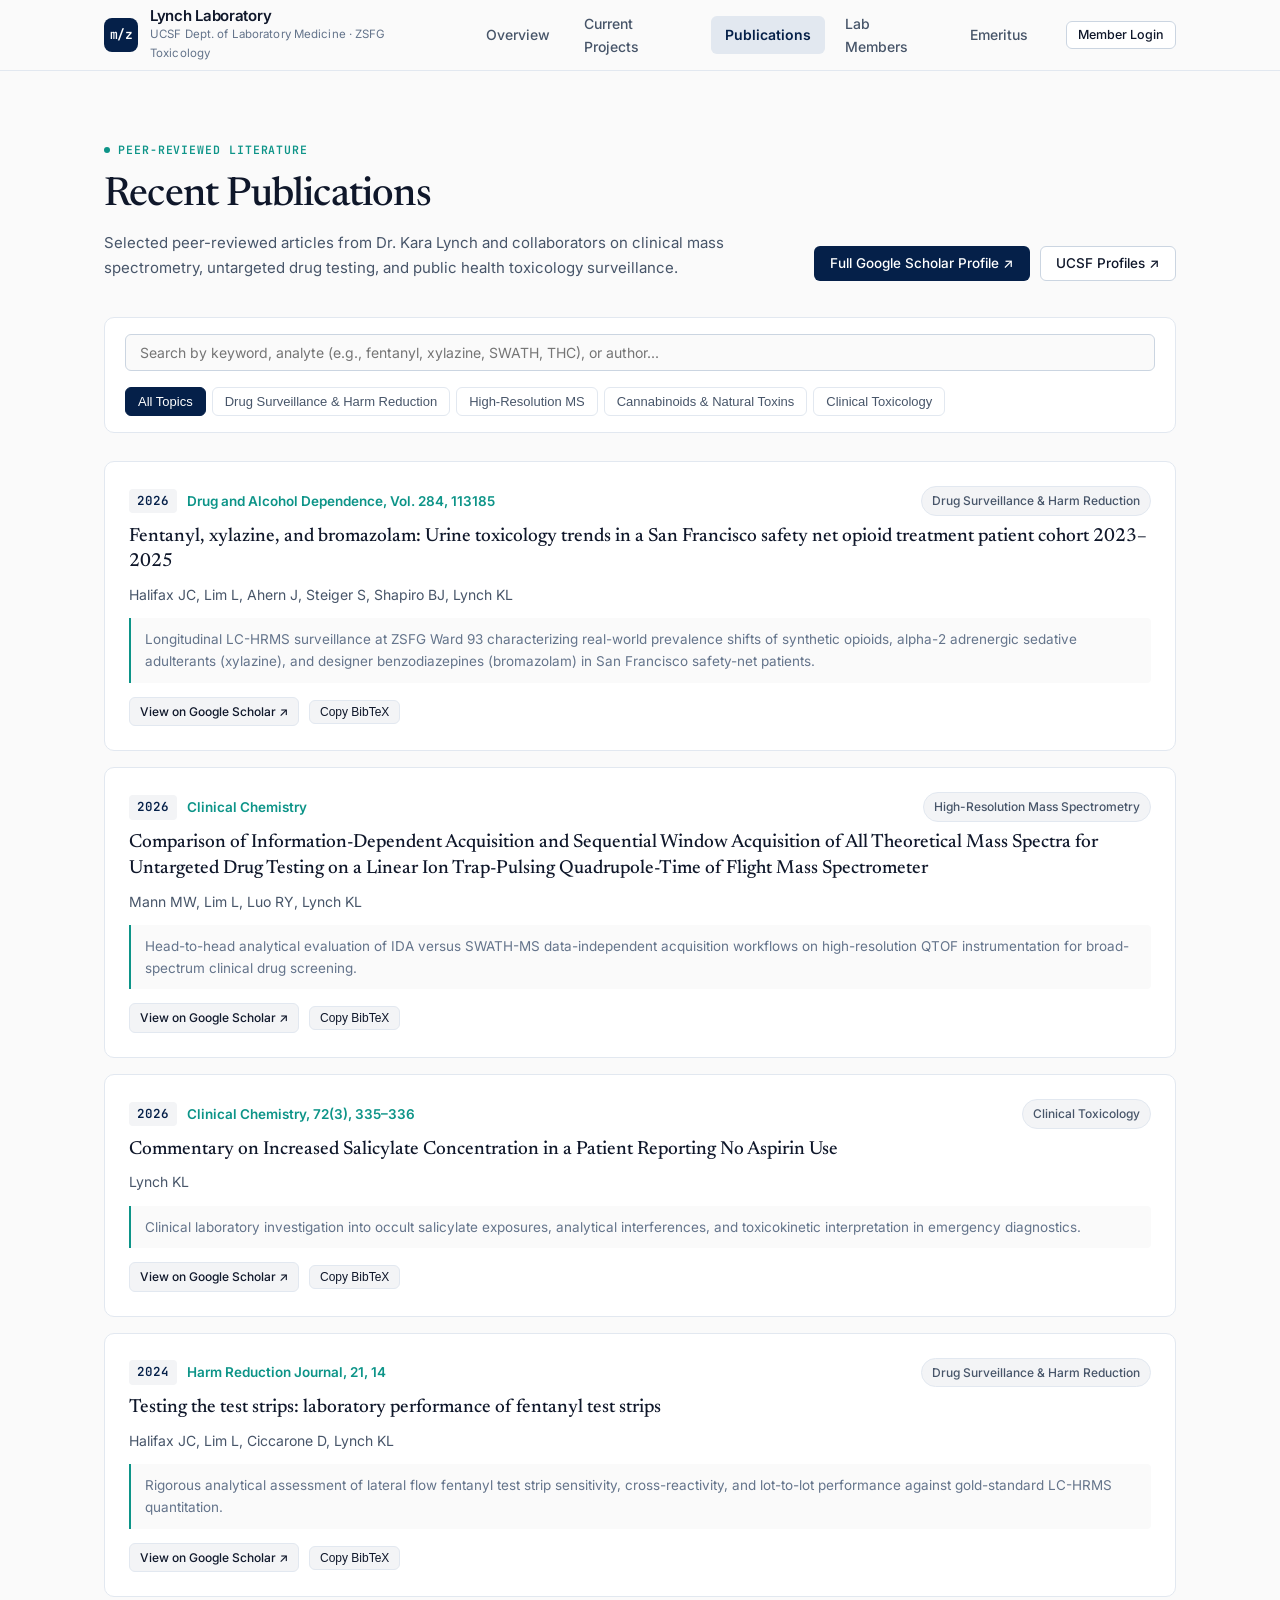
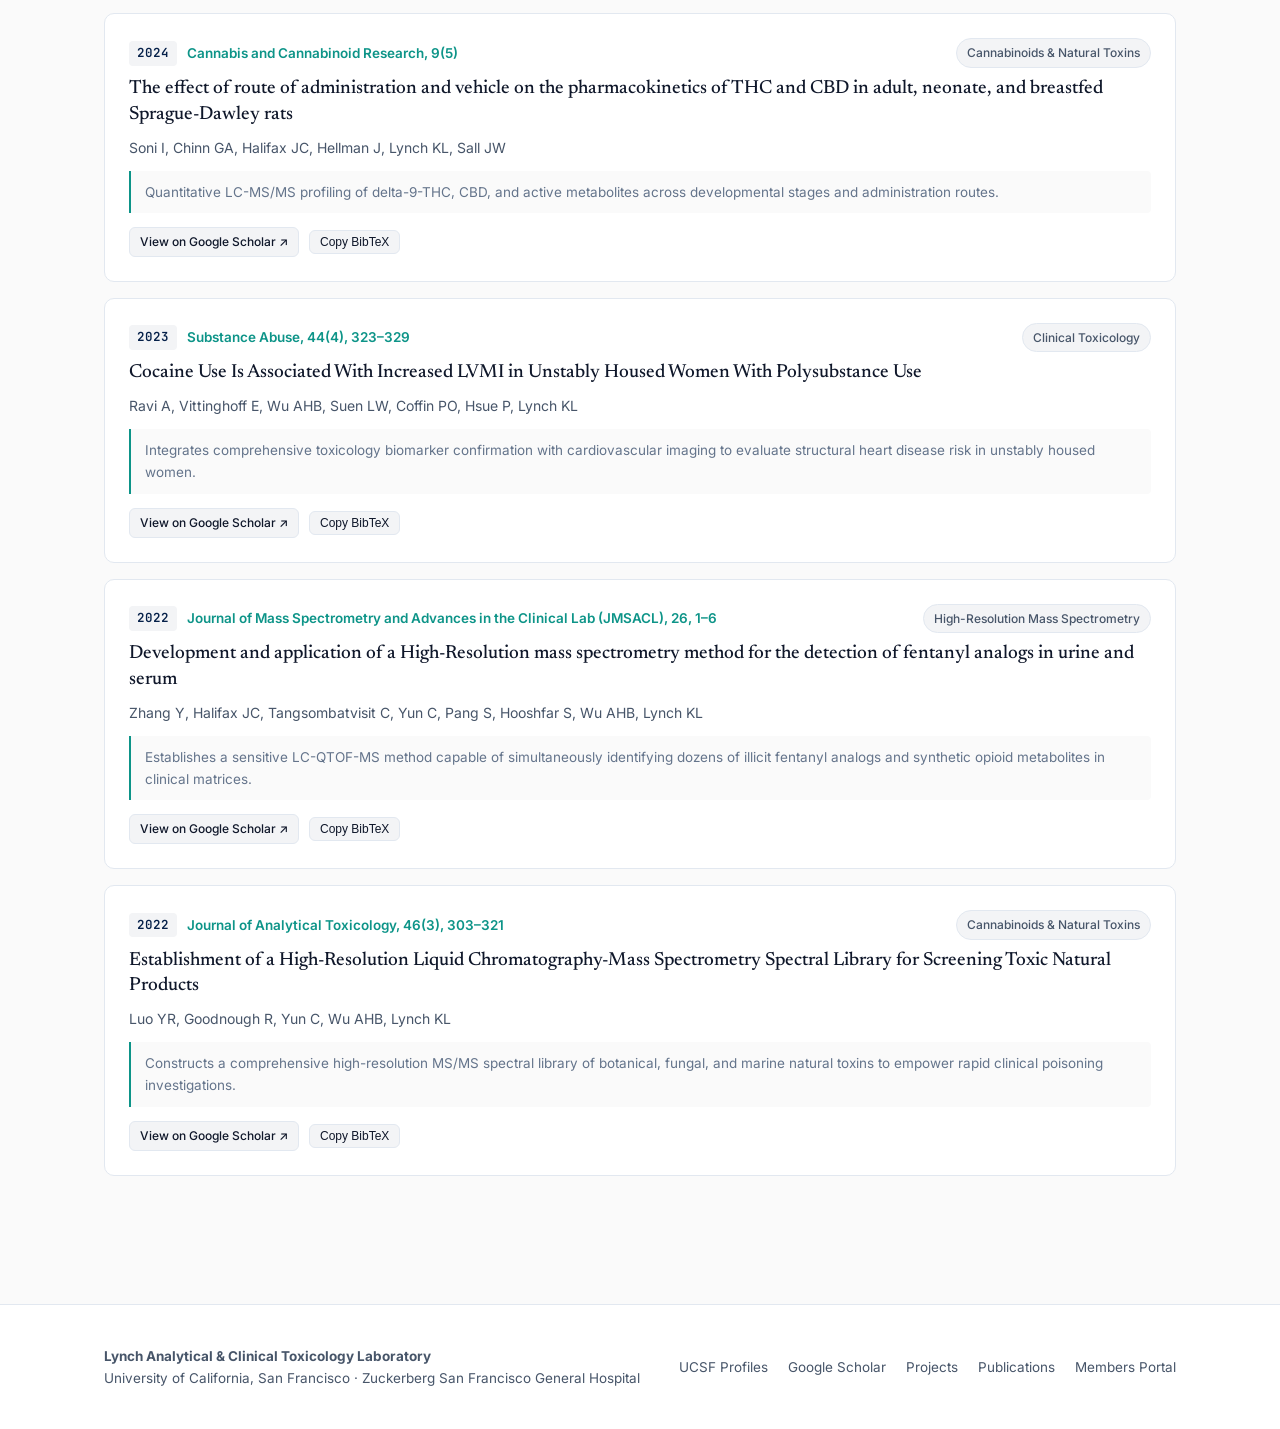
<file: publications.html>
<!DOCTYPE html>
<html lang="en">
<head>
  <meta charset="UTF-8" />
  <meta name="viewport" content="width=device-width, initial-scale=1.0" />
  <title>Recent Publications | Lynch Lab — UCSF / ZSFG</title>
  <link rel="preconnect" href="https://fonts.googleapis.com">
  <link rel="preconnect" href="https://fonts.gstatic.com" crossorigin>
  <link href="https://fonts.googleapis.com/css2?family=Inter:wght@400;500;600&family=JetBrains+Mono:wght@400;500;600&family=Newsreader:ital,opsz,wght@0,6..72,400;0,6..72,500;1,6..72,400&display=swap" rel="stylesheet">
  <link rel="stylesheet" href="styles.css" />
</head>
<body>

  <header class="site-header">
    <div class="header-inner">
      <a href="index.html" class="brand">
        <div class="brand-mark">m/z</div>
        <div class="brand-text">
          <span class="brand-title">Lynch Laboratory</span>
          <span class="brand-subtitle">UCSF Dept. of Laboratory Medicine &middot; ZSFG Toxicology</span>
        </div>
      </a>

      <nav class="nav-links" aria-label="Main Navigation">
        <a href="index.html" class="nav-link">Overview</a>
        <a href="projects.html" class="nav-link">Current Projects</a>
        <a href="publications.html" class="nav-link active">Publications</a>
        <a href="members.html" class="nav-link">Lab Members</a>
        <a href="emeritus.html" class="nav-link">Emeritus</a>
      </nav>

      <div class="header-actions" id="header-auth-status">
        <a href="members.html?login=1" class="btn btn-outline btn-sm">Member Login</a>
      </div>
    </div>
  </header>

  <main>
    <section class="section">
      <div class="container">
        <div class="section-header">
          <div>
            <div class="eyebrow"><span class="eyebrow-dot"></span> Peer-Reviewed Literature</div>
            <h1 class="hero-title" style="font-size: 2.5rem; margin-bottom: 12px;">Recent Publications</h1>
            <p class="section-subtitle">
              Selected peer-reviewed articles from Dr. Kara Lynch and collaborators on clinical mass spectrometry, untargeted drug testing, and public health toxicology surveillance.
            </p>
          </div>
          <div style="display:flex; gap:10px; flex-wrap:wrap;">
            <a href="https://scholar.google.com/citations?user=pWTTFpIAAAAJ&hl=en" target="_blank" rel="noopener noreferrer" class="btn btn-primary">
              Full Google Scholar Profile &#8599;
            </a>
            <a href="https://profiles.ucsf.edu/kara.lynch" target="_blank" rel="noopener noreferrer" class="btn btn-outline">
              UCSF Profiles &#8599;
            </a>
          </div>
        </div>

        <!-- Filter & Search Bar -->
        <div class="filter-bar">
          <div class="search-input-wrap">
            <input
              type="search"
              id="pub-search-input"
              class="search-input"
              placeholder="Search by keyword, analyte (e.g., fentanyl, xylazine, SWATH, THC), or author..."
              aria-label="Search publications"
            />
          </div>
          <div class="filter-tabs" id="pub-filter-tabs">
            <button type="button" class="filter-tab active" data-category="all">All Topics</button>
            <button type="button" class="filter-tab" data-category="surveillance">Drug Surveillance &amp; Harm Reduction</button>
            <button type="button" class="filter-tab" data-category="hrms">High-Resolution MS</button>
            <button type="button" class="filter-tab" data-category="cannabinoids">Cannabinoids &amp; Natural Toxins</button>
            <button type="button" class="filter-tab" data-category="clinical">Clinical Toxicology</button>
          </div>
        </div>

        <!-- Publications List Container -->
        <div class="pub-list" id="publications-container"></div>
      </div>
    </section>
  </main>

  <footer class="site-footer">
    <div class="footer-inner">
      <div>
        <strong>Lynch Analytical &amp; Clinical Toxicology Laboratory</strong><br/>
        University of California, San Francisco &middot; Zuckerberg San Francisco General Hospital
      </div>
      <div class="footer-links">
        <a href="https://profiles.ucsf.edu/kara.lynch" target="_blank" rel="noopener noreferrer">UCSF Profiles</a>
        <a href="https://scholar.google.com/citations?user=pWTTFpIAAAAJ&hl=en" target="_blank" rel="noopener noreferrer">Google Scholar</a>
        <a href="projects.html">Projects</a>
        <a href="publications.html">Publications</a>
        <a href="members.html">Members Portal</a>
      </div>
    </div>
  </footer>

  <script src="app.js"></script>
  <script>
    let activeCategory = 'all';
    let searchQuery = '';

    function renderPublications() {
      const container = document.getElementById('publications-container');
      if (!container) return;

      const filtered = PUBLICATIONS_DATA.filter(pub => {
        const matchesCat = activeCategory === 'all' || pub.category === activeCategory;
        const q = searchQuery.toLowerCase().trim();
        const matchesQuery = !q ||
          pub.title.toLowerCase().includes(q) ||
          pub.authors.toLowerCase().includes(q) ||
          pub.journal.toLowerCase().includes(q) ||
          pub.summary.toLowerCase().includes(q) ||
          String(pub.year).includes(q);
        return matchesCat && matchesQuery;
      });

      if (filtered.length === 0) {
        container.innerHTML = `
          <div class="pub-item" style="text-align:center; padding:40px;">
            <p style="color:var(--text-secondary); margin-bottom:12px;">No matching publications found for your filter criteria.</p>
            <a href="https://scholar.google.com/citations?user=pWTTFpIAAAAJ&hl=en" target="_blank" rel="noopener noreferrer" class="btn btn-outline btn-sm">
              Search all 100+ publications on Google Scholar &#8599;
            </a>
          </div>
        `;
        return;
      }

      container.innerHTML = filtered.map(pub => `
        <article class="pub-item" id="${pub.id}">
          <div class="pub-top">
            <div style="display:flex; align-items:center; gap:10px; flex-wrap:wrap;">
              <span class="pub-year">${pub.year}</span>
              <span class="pub-journal">${escapeHtml(pub.journal)}</span>
            </div>
            <span class="pill">${escapeHtml(pub.categoryLabel)}</span>
          </div>
          <h2 class="pub-title">${escapeHtml(pub.title)}</h2>
          <div class="pub-authors">${escapeHtml(pub.authors)}</div>
          <div class="pub-summary">${escapeHtml(pub.summary)}</div>
          <div class="pub-actions">
            <a href="${escapeHtml(pub.url)}" target="_blank" rel="noopener noreferrer" class="ext-link-pill">
              View on Google Scholar &#8599;
            </a>
            <button type="button" class="ext-link-pill" style="cursor:pointer;" onclick="copyBibtex('${pub.id}', this)">
              Copy BibTeX
            </button>
          </div>
        </article>
      `).join('');

      if (typeof refreshInlineEditableElements === 'function') {
        refreshInlineEditableElements();
      }
    }

    function copyBibtex(pubId, btnEl) {
      const pub = PUBLICATIONS_DATA.find(p => p.id === pubId);
      if (!pub) return;
      navigator.clipboard.writeText(pub.bibtex).then(() => {
        const orig = btnEl.textContent;
        btnEl.textContent = 'Copied BibTeX!';
        setTimeout(() => { btnEl.textContent = orig; }, 1800);
      });
    }

    document.addEventListener('DOMContentLoaded', () => {
      renderPublications();

      const searchInput = document.getElementById('pub-search-input');
      if (searchInput) {
        searchInput.addEventListener('input', e => {
          searchQuery = e.target.value;
          renderPublications();
        });
      }

      const tabs = document.querySelectorAll('#pub-filter-tabs .filter-tab');
      tabs.forEach(tab => {
        tab.addEventListener('click', () => {
          tabs.forEach(t => t.classList.remove('active'));
          tab.classList.add('active');
          activeCategory = tab.getAttribute('data-category');
          renderPublications();
        });
      });
    });
  </script>
</body>
</html>
</file>
<file: styles.css>
/* ==========================================================================
   Lynch Laboratory — Analytical & Clinical Toxicology (UCSF / ZSFG)
   Minimalist Editorial Design System
   ========================================================================== */

:root {
  --bg-primary: #FAFAFA;
  --bg-surface: #FFFFFF;
  --bg-subtle: #F3F4F6;
  --bg-accent-subtle: #F0FDFA;
  --text-primary: #0F172A;
  --text-secondary: #475569;
  --text-muted: #64748B;
  --border-color: #E2E8F0;
  --border-strong: #CBD5E1;
  --accent-navy: #052049; /* UCSF Navy */
  --accent-teal: #0D9488;
  --accent-teal-hover: #0F766E;
  --accent-amber: #D97706;
  --accent-rose: #E11D48;
  --radius-sm: 6px;
  --radius-md: 10px;
  --radius-lg: 14px;
  --shadow-xs: 0 1px 2px rgba(15, 23, 42, 0.04);
  --shadow-sm: 0 2px 8px rgba(15, 23, 42, 0.05);
  --shadow-md: 0 8px 24px rgba(15, 23, 42, 0.08);
  --shadow-lg: 0 20px 40px rgba(15, 23, 42, 0.12);
  --font-sans: 'Inter', -apple-system, BlinkMacSystemFont, "Segoe UI", Roboto, sans-serif;
  --font-serif: 'Newsreader', Georgia, Cambria, "Times New Roman", serif;
  --font-mono: 'JetBrains Mono', ui-monospace, SFMono-Regular, Menlo, monospace;
  --max-width: 1120px;
}

* {
  box-sizing: border-box;
  margin: 0;
  padding: 0;
}

html {
  scroll-behavior: smooth;
  -webkit-font-smoothing: antialiased;
  -moz-osx-font-smoothing: grayscale;
}

body {
  font-family: var(--font-sans);
  background-color: var(--bg-primary);
  color: var(--text-primary);
  line-height: 1.65;
  font-size: 15.5px;
  min-height: 100vh;
  display: flex;
  flex-direction: column;
}

a {
  color: inherit;
  text-decoration: none;
  transition: color 0.15s ease, border-color 0.15s ease, background-color 0.15s ease;
}

img {
  max-width: 100%;
  display: block;
}

/* ==========================================================================
   Header & Minimalist Navigation
   ========================================================================== */

.site-header {
  position: sticky;
  top: 0;
  z-index: 100;
  background: rgba(250, 250, 250, 0.88);
  backdrop-filter: blur(12px);
  -webkit-backdrop-filter: blur(12px);
  border-bottom: 1px solid var(--border-color);
}

.header-inner {
  max-width: var(--max-width);
  margin: 0 auto;
  padding: 0 24px;
  height: 70px;
  display: flex;
  align-items: center;
  justify-content: space-between;
  gap: 24px;
}

.brand {
  display: flex;
  align-items: center;
  gap: 12px;
}

.brand-mark {
  width: 34px;
  height: 34px;
  border-radius: 8px;
  background: var(--accent-navy);
  color: #FFFFFF;
  display: flex;
  align-items: center;
  justify-content: center;
  font-family: var(--font-mono);
  font-weight: 600;
  font-size: 13px;
  letter-spacing: -0.03em;
  flex-shrink: 0;
}

.brand-text {
  display: flex;
  flex-direction: column;
}

.brand-title {
  font-weight: 600;
  font-size: 15px;
  letter-spacing: -0.02em;
  color: var(--text-primary);
  line-height: 1.2;
}

.brand-subtitle {
  font-size: 11.5px;
  color: var(--text-muted);
  letter-spacing: 0.01em;
}

.nav-links {
  display: flex;
  align-items: center;
  gap: 6px;
}

.nav-link {
  padding: 7px 14px;
  border-radius: var(--radius-sm);
  font-size: 14px;
  font-weight: 500;
  color: var(--text-secondary);
}

.nav-link:hover {
  color: var(--text-primary);
  background: var(--bg-subtle);
}

.nav-link.active {
  color: var(--accent-navy);
  background: #E2E8F0;
  font-weight: 600;
}

.header-actions {
  display: flex;
  align-items: center;
  gap: 10px;
}

.btn {
  display: inline-flex;
  align-items: center;
  justify-content: center;
  gap: 7px;
  padding: 8px 15px;
  border-radius: var(--radius-sm);
  font-size: 13.5px;
  font-weight: 500;
  cursor: pointer;
  border: 1px solid transparent;
  transition: all 0.15s ease;
  font-family: var(--font-sans);
  line-height: 1.25;
  white-space: nowrap;
}

.btn-primary {
  background: var(--accent-navy);
  color: #FFFFFF;
}

.btn-primary:hover {
  background: #0A316D;
}

.btn-teal {
  background: var(--accent-teal);
  color: #FFFFFF;
}

.btn-teal:hover {
  background: var(--accent-teal-hover);
}

.btn-outline {
  background: var(--bg-surface);
  color: var(--text-primary);
  border-color: var(--border-strong);
}

.btn-outline:hover {
  border-color: var(--text-primary);
  background: var(--bg-subtle);
}

.btn-ghost {
  background: transparent;
  color: var(--text-secondary);
  border-color: transparent;
}

.btn-ghost:hover {
  background: var(--bg-subtle);
  color: var(--text-primary);
}

.btn-sm {
  padding: 5px 11px;
  font-size: 12.5px;
}

/* ==========================================================================
   Layout & Typography
   ========================================================================== */

main {
  flex: 1;
}

.container {
  max-width: var(--max-width);
  margin: 0 auto;
  padding: 0 24px;
}

.section {
  padding: 64px 0;
  border-bottom: 1px solid var(--border-color);
}

.section:last-of-type {
  border-bottom: none;
}

.eyebrow {
  display: inline-flex;
  align-items: center;
  gap: 8px;
  font-family: var(--font-mono);
  font-size: 11.5px;
  text-transform: uppercase;
  letter-spacing: 0.08em;
  color: var(--accent-teal);
  margin-bottom: 14px;
  font-weight: 600;
}

.eyebrow-dot {
  width: 6px;
  height: 6px;
  border-radius: 50%;
  background: var(--accent-teal);
}

.hero-title {
  font-family: var(--font-serif);
  font-size: clamp(2.1rem, 4vw, 3.1rem);
  font-weight: 500;
  line-height: 1.15;
  letter-spacing: -0.02em;
  color: var(--text-primary);
  margin-bottom: 20px;
}

.hero-lead {
  font-size: 17.5px;
  color: var(--text-secondary);
  max-width: 720px;
  line-height: 1.65;
  margin-bottom: 28px;
}

.section-header {
  display: flex;
  align-items: flex-end;
  justify-content: space-between;
  gap: 20px;
  margin-bottom: 36px;
  flex-wrap: wrap;
}

.section-title {
  font-family: var(--font-serif);
  font-size: 28px;
  font-weight: 500;
  letter-spacing: -0.015em;
  color: var(--text-primary);
}

.section-subtitle {
  font-size: 15px;
  color: var(--text-secondary);
  max-width: 640px;
  margin-top: 6px;
}

/* ==========================================================================
   Home Page Components
   ========================================================================== */

.hero-grid {
  display: grid;
  grid-template-columns: 1.35fr 0.85fr;
  gap: 48px;
  align-items: start;
}

.pi-spotlight-card {
  background: var(--bg-surface);
  border: 1px solid var(--border-color);
  border-radius: var(--radius-lg);
  padding: 28px;
  box-shadow: var(--shadow-xs);
}

.pi-header {
  display: flex;
  align-items: center;
  gap: 16px;
  margin-bottom: 18px;
}

.pi-avatar {
  width: 64px;
  height: 64px;
  border-radius: 50%;
  background: linear-gradient(135deg, var(--accent-navy), var(--accent-teal));
  color: #FFFFFF;
  display: flex;
  align-items: center;
  justify-content: center;
  font-family: var(--font-serif);
  font-size: 22px;
  font-weight: 500;
  flex-shrink: 0;
}

.pi-name {
  font-size: 18px;
  font-weight: 600;
  color: var(--text-primary);
}

.pi-role {
  font-size: 13px;
  color: var(--text-secondary);
  line-height: 1.4;
  margin-top: 2px;
}

.pi-details-list {
  list-style: none;
  border-top: 1px solid var(--border-color);
  padding-top: 16px;
  margin-bottom: 18px;
  display: flex;
  flex-direction: column;
  gap: 10px;
  font-size: 13.5px;
  color: var(--text-secondary);
}

.pi-details-list strong {
  color: var(--text-primary);
  font-weight: 600;
}

.pill-row {
  display: flex;
  flex-wrap: wrap;
  gap: 8px;
  margin-top: 12px;
}

.pill {
  display: inline-flex;
  align-items: center;
  gap: 5px;
  padding: 4px 10px;
  border-radius: 999px;
  font-size: 12px;
  font-weight: 500;
  background: var(--bg-subtle);
  color: var(--text-secondary);
  border: 1px solid var(--border-color);
}

.pill-teal {
  background: var(--bg-accent-subtle);
  color: var(--accent-teal-hover);
  border-color: #99F6E4;
}

.pill-mono {
  font-family: var(--font-mono);
  font-size: 11.5px;
}

.metrics-strip {
  display: grid;
  grid-template-columns: repeat(4, 1fr);
  gap: 16px;
  margin-top: 44px;
}

.metric-card {
  background: var(--bg-surface);
  border: 1px solid var(--border-color);
  border-radius: var(--radius-md);
  padding: 20px;
}

.metric-value {
  font-family: var(--font-mono);
  font-size: 24px;
  font-weight: 600;
  color: var(--accent-navy);
  margin-bottom: 4px;
}

.metric-label {
  font-size: 13px;
  color: var(--text-secondary);
}

.pillars-grid {
  display: grid;
  grid-template-columns: repeat(3, 1fr);
  gap: 20px;
}

.pillar-card {
  background: var(--bg-surface);
  border: 1px solid var(--border-color);
  border-radius: var(--radius-md);
  padding: 26px;
  display: flex;
  flex-direction: column;
  justify-content: space-between;
  transition: border-color 0.15s ease, transform 0.15s ease;
}

.pillar-card:hover {
  border-color: var(--border-strong);
  transform: translateY(-2px);
}

.pillar-num {
  font-family: var(--font-mono);
  font-size: 12px;
  color: var(--accent-teal);
  margin-bottom: 12px;
}

.pillar-title {
  font-size: 17px;
  font-weight: 600;
  margin-bottom: 10px;
  color: var(--text-primary);
}

.pillar-desc {
  font-size: 14px;
  color: var(--text-secondary);
  line-height: 1.6;
}

/* ==========================================================================
   Projects Page & Cartoonized Logo Cards
   ========================================================================== */

.projects-list {
  display: flex;
  flex-direction: column;
  gap: 24px;
}

.project-card {
  background: var(--bg-surface);
  border: 1px solid var(--border-color);
  border-radius: var(--radius-lg);
  padding: 32px;
  display: grid;
  grid-template-columns: 200px 1fr;
  gap: 32px;
  align-items: center;
  box-shadow: var(--shadow-xs);
  transition: border-color 0.2s ease, box-shadow 0.2s ease;
}

.project-card:hover {
  border-color: var(--border-strong);
  box-shadow: var(--shadow-sm);
}

.project-logo-box {
  width: 200px;
  height: 200px;
  border-radius: var(--radius-md);
  background: #F8FAFC;
  border: 1px solid var(--border-color);
  display: flex;
  align-items: center;
  justify-content: center;
  overflow: hidden;
  padding: 12px;
  position: relative;
}

.project-logo-box img {
  width: 100%;
  height: 100%;
  object-fit: contain;
  border-radius: 6px;
}

.project-meta-top {
  display: flex;
  align-items: center;
  gap: 10px;
  flex-wrap: wrap;
  margin-bottom: 10px;
}

.project-code {
  font-family: var(--font-mono);
  font-size: 12px;
  font-weight: 600;
  color: var(--accent-teal);
  background: var(--bg-accent-subtle);
  padding: 3px 9px;
  border-radius: 4px;
}

.project-title {
  font-family: var(--font-serif);
  font-size: 23px;
  font-weight: 500;
  color: var(--text-primary);
  margin-bottom: 10px;
}

.project-desc {
  font-size: 15px;
  color: var(--text-secondary);
  margin-bottom: 18px;
  line-height: 1.65;
}

.project-specs {
  display: grid;
  grid-template-columns: repeat(3, 1fr);
  gap: 14px;
  padding-top: 16px;
  border-top: 1px solid var(--border-color);
}

.spec-item {
  display: flex;
  flex-direction: column;
  gap: 2px;
}

.spec-label {
  font-family: var(--font-mono);
  font-size: 11px;
  text-transform: uppercase;
  color: var(--text-muted);
}

.spec-val {
  font-size: 13.5px;
  font-weight: 500;
  color: var(--text-primary);
}

/* ==========================================================================
   Publications Page
   ========================================================================== */

.filter-bar {
  display: flex;
  align-items: center;
  justify-content: space-between;
  gap: 16px;
  margin-bottom: 28px;
  flex-wrap: wrap;
  background: var(--bg-surface);
  padding: 16px 20px;
  border-radius: var(--radius-md);
  border: 1px solid var(--border-color);
}

.search-input-wrap {
  position: relative;
  flex: 1;
  min-width: 240px;
}

.search-input {
  width: 100%;
  padding: 9px 14px;
  border: 1px solid var(--border-strong);
  border-radius: var(--radius-sm);
  font-size: 14px;
  font-family: var(--font-sans);
  background: var(--bg-primary);
  color: var(--text-primary);
}

.search-input:focus {
  outline: none;
  border-color: var(--accent-teal);
  background: var(--bg-surface);
}

.filter-tabs {
  display: flex;
  gap: 6px;
  flex-wrap: wrap;
}

.filter-tab {
  padding: 6px 12px;
  border-radius: var(--radius-sm);
  font-size: 13px;
  font-weight: 500;
  background: transparent;
  border: 1px solid var(--border-color);
  color: var(--text-secondary);
  cursor: pointer;
}

.filter-tab.active,
.filter-tab:hover {
  background: var(--accent-navy);
  color: #FFFFFF;
  border-color: var(--accent-navy);
}

.pub-list {
  display: flex;
  flex-direction: column;
  gap: 16px;
}

.pub-item {
  background: var(--bg-surface);
  border: 1px solid var(--border-color);
  border-radius: var(--radius-md);
  padding: 24px;
  transition: border-color 0.15s ease;
}

.pub-item:hover {
  border-color: var(--border-strong);
}

.pub-top {
  display: flex;
  align-items: center;
  justify-content: space-between;
  gap: 12px;
  margin-bottom: 8px;
}

.pub-year {
  font-family: var(--font-mono);
  font-size: 12.5px;
  font-weight: 600;
  color: var(--accent-navy);
  background: var(--bg-subtle);
  padding: 2px 8px;
  border-radius: 4px;
}

.pub-journal {
  font-size: 13.5px;
  font-weight: 600;
  color: var(--accent-teal);
}

.pub-title {
  font-family: var(--font-serif);
  font-size: 19px;
  font-weight: 500;
  color: var(--text-primary);
  margin-bottom: 8px;
  line-height: 1.35;
}

.pub-authors {
  font-size: 14px;
  color: var(--text-secondary);
  margin-bottom: 12px;
}

.pub-summary {
  font-size: 13.5px;
  color: var(--text-muted);
  background: var(--bg-primary);
  padding: 10px 14px;
  border-left: 2px solid var(--accent-teal);
  border-radius: 0 4px 4px 0;
  margin-bottom: 14px;
}

.pub-actions {
  display: flex;
  align-items: center;
  gap: 10px;
  flex-wrap: wrap;
}

/* ==========================================================================
   Members Page, Login & CV Auto-Populate Portal
   ========================================================================== */

.portal-banner {
  background: var(--bg-surface);
  border: 1px solid var(--border-color);
  border-left: 4px solid var(--accent-navy);
  border-radius: var(--radius-md);
  padding: 20px 24px;
  margin-bottom: 32px;
  display: flex;
  align-items: center;
  justify-content: space-between;
  gap: 20px;
  flex-wrap: wrap;
}

.members-grid {
  display: grid;
  grid-template-columns: repeat(auto-fill, minmax(340px, 1fr));
  gap: 24px;
}

.member-card {
  background: var(--bg-surface);
  border: 1px solid var(--border-color);
  border-radius: var(--radius-lg);
  padding: 26px;
  display: flex;
  flex-direction: column;
  justify-content: space-between;
  box-shadow: var(--shadow-xs);
  transition: border-color 0.15s ease, box-shadow 0.15s ease;
}

.member-card:hover {
  border-color: var(--border-strong);
  box-shadow: var(--shadow-sm);
}

.member-card.is-logged-in-user {
  border-color: var(--accent-teal);
  box-shadow: 0 0 0 2px rgba(13, 148, 136, 0.12);
}

.member-header {
  display: flex;
  align-items: center;
  gap: 16px;
  margin-bottom: 18px;
}

.member-photo {
  width: 68px;
  height: 68px;
  border-radius: 50%;
  object-fit: cover;
  border: 1px solid var(--border-color);
  background: var(--bg-subtle);
  flex-shrink: 0;
  display: flex;
  align-items: center;
  justify-content: center;
  font-family: var(--font-serif);
  font-size: 22px;
  font-weight: 500;
  color: var(--accent-navy);
  overflow: hidden;
}

.member-photo img {
  width: 100%;
  height: 100%;
  object-fit: cover;
}

.member-name {
  font-size: 18px;
  font-weight: 600;
  color: var(--text-primary);
  line-height: 1.25;
}

.member-role-badge {
  display: inline-block;
  font-size: 12.5px;
  color: var(--accent-teal-hover);
  font-weight: 500;
  margin-top: 3px;
}

.member-section {
  margin-bottom: 14px;
}

.member-section-label {
  font-family: var(--font-mono);
  font-size: 10.5px;
  text-transform: uppercase;
  letter-spacing: 0.06em;
  color: var(--text-muted);
  margin-bottom: 4px;
}

.member-section-content {
  font-size: 13.5px;
  color: var(--text-secondary);
  line-height: 1.55;
}

.member-links {
  display: flex;
  align-items: center;
  gap: 8px;
  flex-wrap: wrap;
  padding-top: 16px;
  border-top: 1px solid var(--border-color);
  margin-top: 8px;
}

.ext-link-pill {
  display: inline-flex;
  align-items: center;
  gap: 5px;
  padding: 4px 10px;
  border-radius: var(--radius-sm);
  font-size: 12px;
  font-weight: 500;
  background: var(--bg-subtle);
  color: var(--text-primary);
  border: 1px solid var(--border-color);
}

.ext-link-pill:hover {
  background: var(--accent-navy);
  color: #FFFFFF;
  border-color: var(--accent-navy);
}

/* ==========================================================================
   Modal & Member CV Editor Drawer
   ========================================================================== */

.modal-backdrop {
  position: fixed;
  inset: 0;
  background: rgba(15, 23, 42, 0.45);
  backdrop-filter: blur(4px);
  z-index: 200;
  display: none;
  align-items: center;
  justify-content: center;
  padding: 20px;
}

.modal-backdrop.open {
  display: flex;
}

.modal-panel {
  background: var(--bg-surface);
  border: 1px solid var(--border-color);
  border-radius: var(--radius-lg);
  width: 100%;
  max-width: 760px;
  max-height: 90vh;
  overflow-y: auto;
  box-shadow: var(--shadow-lg);
  padding: 32px;
}

.modal-header {
  display: flex;
  align-items: flex-start;
  justify-content: space-between;
  gap: 16px;
  padding-bottom: 18px;
  border-bottom: 1px solid var(--border-color);
  margin-bottom: 24px;
}

.modal-title {
  font-family: var(--font-serif);
  font-size: 24px;
  font-weight: 500;
}

.close-btn {
  background: transparent;
  border: none;
  font-size: 22px;
  color: var(--text-muted);
  cursor: pointer;
  line-height: 1;
  padding: 4px;
}

.close-btn:hover {
  color: var(--text-primary);
}

.cv-dropzone {
  border: 1.5px dashed var(--accent-teal);
  background: var(--bg-accent-subtle);
  border-radius: var(--radius-md);
  padding: 22px;
  text-align: center;
  margin-bottom: 24px;
  transition: background 0.15s ease;
}

.cv-dropzone:hover {
  background: #CCFBF1;
}

.form-grid {
  display: grid;
  grid-template-columns: 1fr 1fr;
  gap: 16px;
}

.form-group {
  display: flex;
  flex-direction: column;
  gap: 6px;
  margin-bottom: 16px;
}

.form-group.full-width {
  grid-column: 1 / -1;
}

.form-label {
  font-size: 13px;
  font-weight: 600;
  color: var(--text-primary);
  display: flex;
  align-items: center;
  justify-content: space-between;
}

.form-hint {
  font-size: 11.5px;
  color: var(--text-muted);
  font-weight: 400;
}

.form-input,
.form-textarea,
.form-select {
  width: 100%;
  padding: 9px 12px;
  border: 1px solid var(--border-strong);
  border-radius: var(--radius-sm);
  font-size: 14px;
  font-family: var(--font-sans);
  color: var(--text-primary);
  background: var(--bg-primary);
}

.form-textarea {
  min-height: 82px;
  resize: vertical;
  line-height: 1.5;
}

.form-input:focus,
.form-textarea:focus,
.form-select:focus {
  outline: none;
  border-color: var(--accent-teal);
  background: var(--bg-surface);
}

.status-toast {
  padding: 10px 14px;
  border-radius: var(--radius-sm);
  font-size: 13px;
  background: #ECFDF5;
  color: #065F46;
  border: 1px solid #A7F3D0;
  margin-bottom: 18px;
  display: none;
}

.status-toast.visible {
  display: block;
}

/* ==========================================================================
   Footer
   ========================================================================== */

.site-footer {
  border-top: 1px solid var(--border-color);
  background: var(--bg-surface);
  padding: 40px 0;
  margin-top: 64px;
  font-size: 13.5px;
  color: var(--text-secondary);
}

.footer-inner {
  max-width: var(--max-width);
  margin: 0 auto;
  padding: 0 24px;
  display: flex;
  align-items: center;
  justify-content: space-between;
  gap: 24px;
  flex-wrap: wrap;
}

.footer-links {
  display: flex;
  gap: 20px;
  flex-wrap: wrap;
}

.footer-links a:hover {
  color: var(--accent-navy);
  text-decoration: underline;
}

/* ==========================================================================
   Site-Wide Inline Text Editing for Logged-In Members
   ========================================================================== */

body.member-edit-mode [contenteditable="true"] {
  outline: 1px dashed rgba(13, 148, 136, 0.45);
  outline-offset: 3px;
  border-radius: 3px;
  transition: outline-color 0.15s ease, background-color 0.15s ease;
  cursor: text;
}

body.member-edit-mode [contenteditable="true"]:hover {
  outline: 1.5px dashed var(--accent-teal);
  background-color: rgba(240, 253, 250, 0.55);
}

body.member-edit-mode [contenteditable="true"]:focus {
  outline: 2px solid var(--accent-teal);
  background-color: #FFFFFF;
  box-shadow: 0 2px 10px rgba(13, 148, 136, 0.12);
}

.member-edit-toolbar {
  position: fixed;
  bottom: 20px;
  right: 20px;
  z-index: 180;
  background: var(--bg-surface);
  border: 1px solid var(--border-strong);
  border-left: 4px solid var(--accent-teal);
  border-radius: var(--radius-md);
  padding: 10px 14px;
  box-shadow: var(--shadow-md);
  display: flex;
  align-items: center;
  gap: 10px;
  font-size: 13px;
}

.member-edit-status-dot {
  width: 8px;
  height: 8px;
  border-radius: 50%;
  background: #94A3B8;
  display: inline-block;
}

body.member-edit-mode .member-edit-status-dot {
  background: var(--accent-teal);
  box-shadow: 0 0 0 3px rgba(13, 148, 136, 0.2);
}

/* ==========================================================================
   Responsive Design
   ========================================================================== */

@media (max-width: 900px) {
  .hero-grid {
    grid-template-columns: 1fr;
  }
  .metrics-strip {
    grid-template-columns: repeat(2, 1fr);
  }
  .pillars-grid {
    grid-template-columns: 1fr;
  }
  .project-card {
    grid-template-columns: 1fr;
  }
  .project-logo-box {
    width: 100%;
    height: 220px;
  }
  .project-specs {
    grid-template-columns: 1fr;
  }
  .form-grid {
    grid-template-columns: 1fr;
  }
}

@media (max-width: 640px) {
  .header-inner {
    height: auto;
    padding: 14px 20px;
    flex-direction: column;
    align-items: flex-start;
    gap: 12px;
  }
  .nav-links {
    width: 100%;
    overflow-x: auto;
    padding-bottom: 4px;
  }
}
</file>
